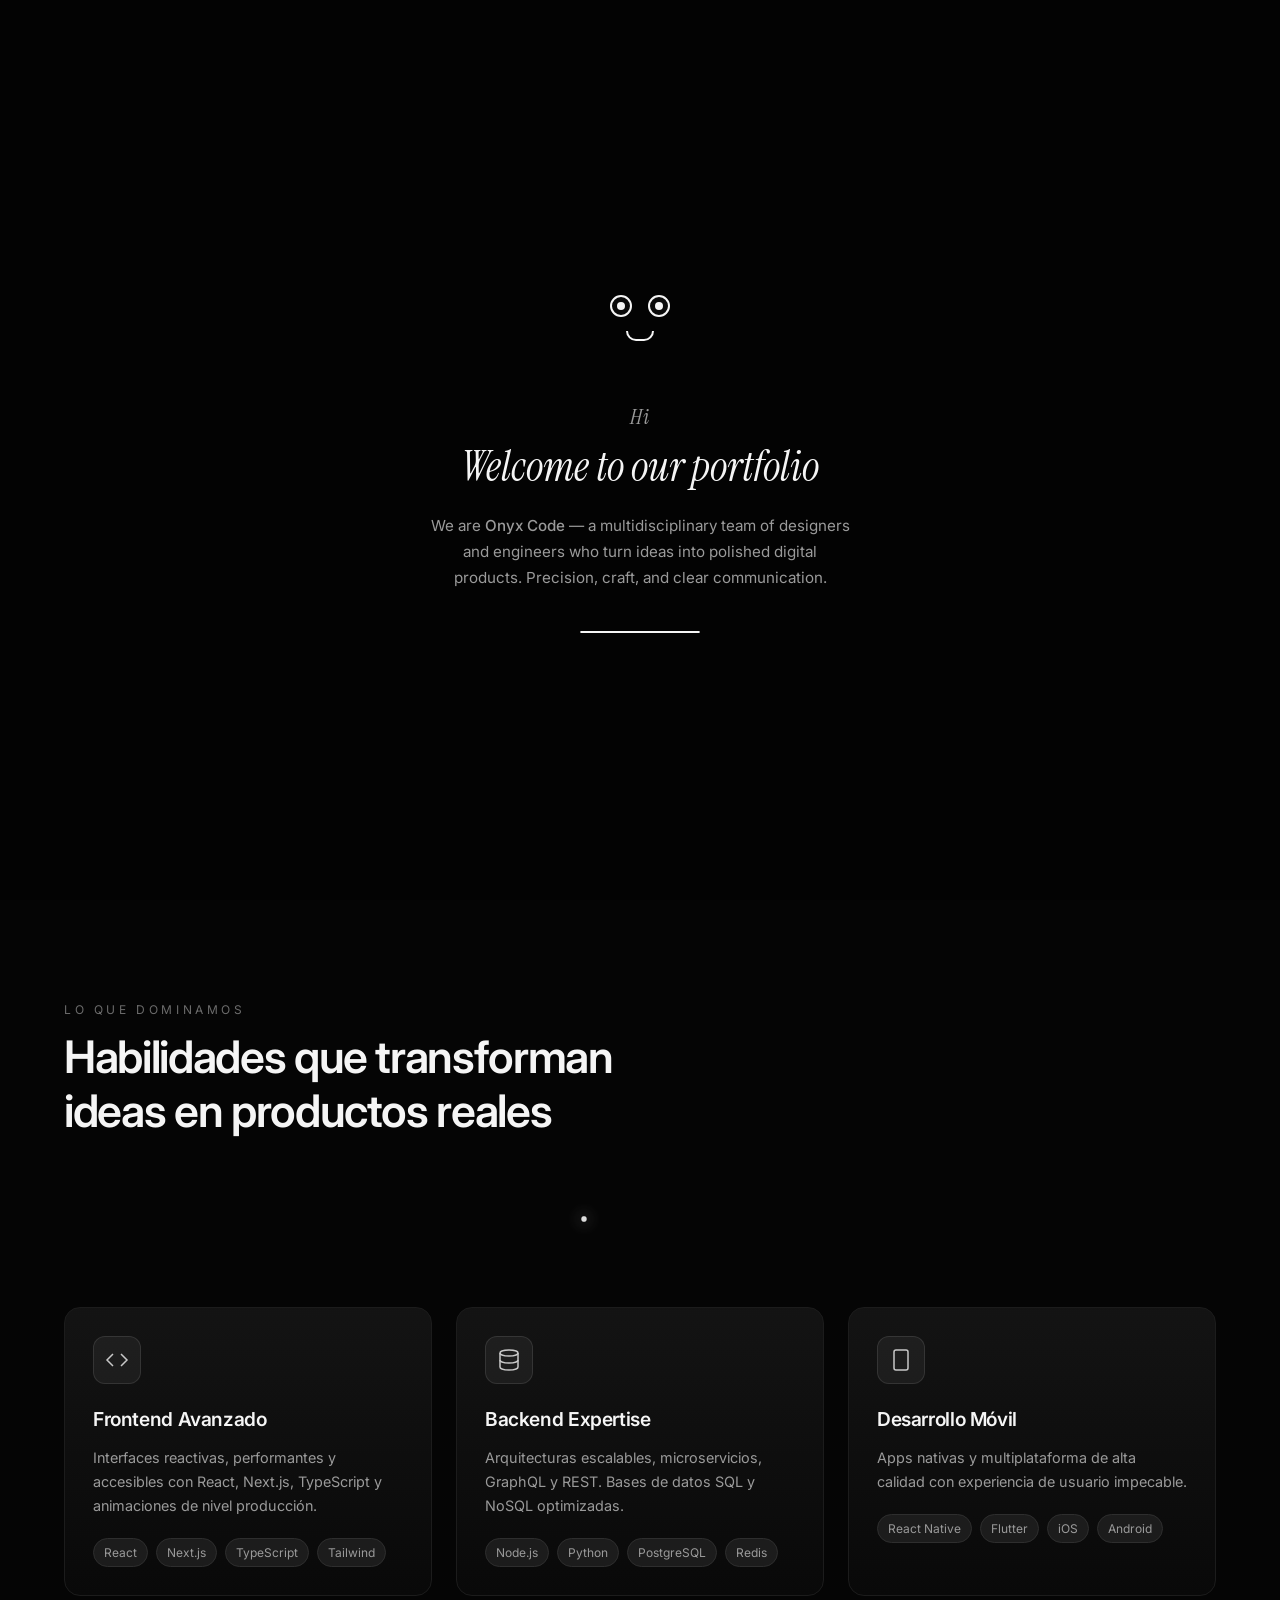
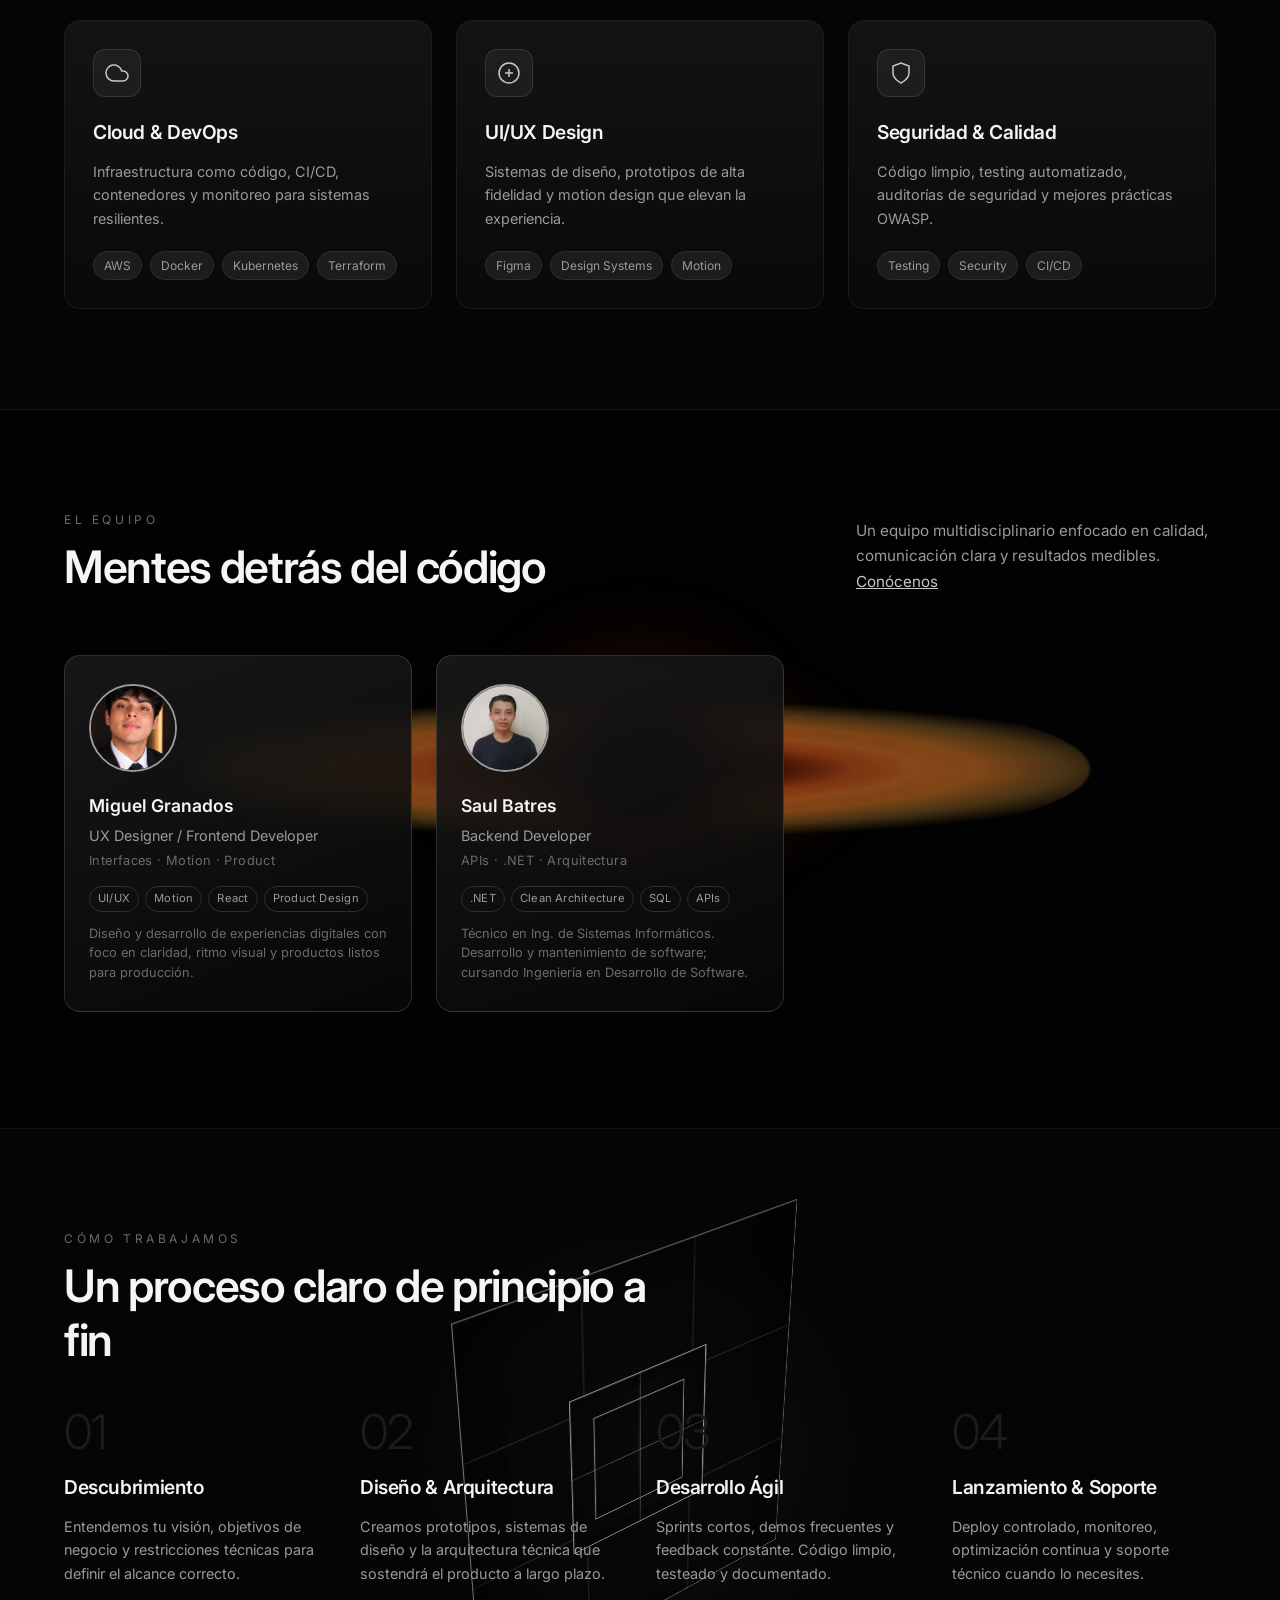
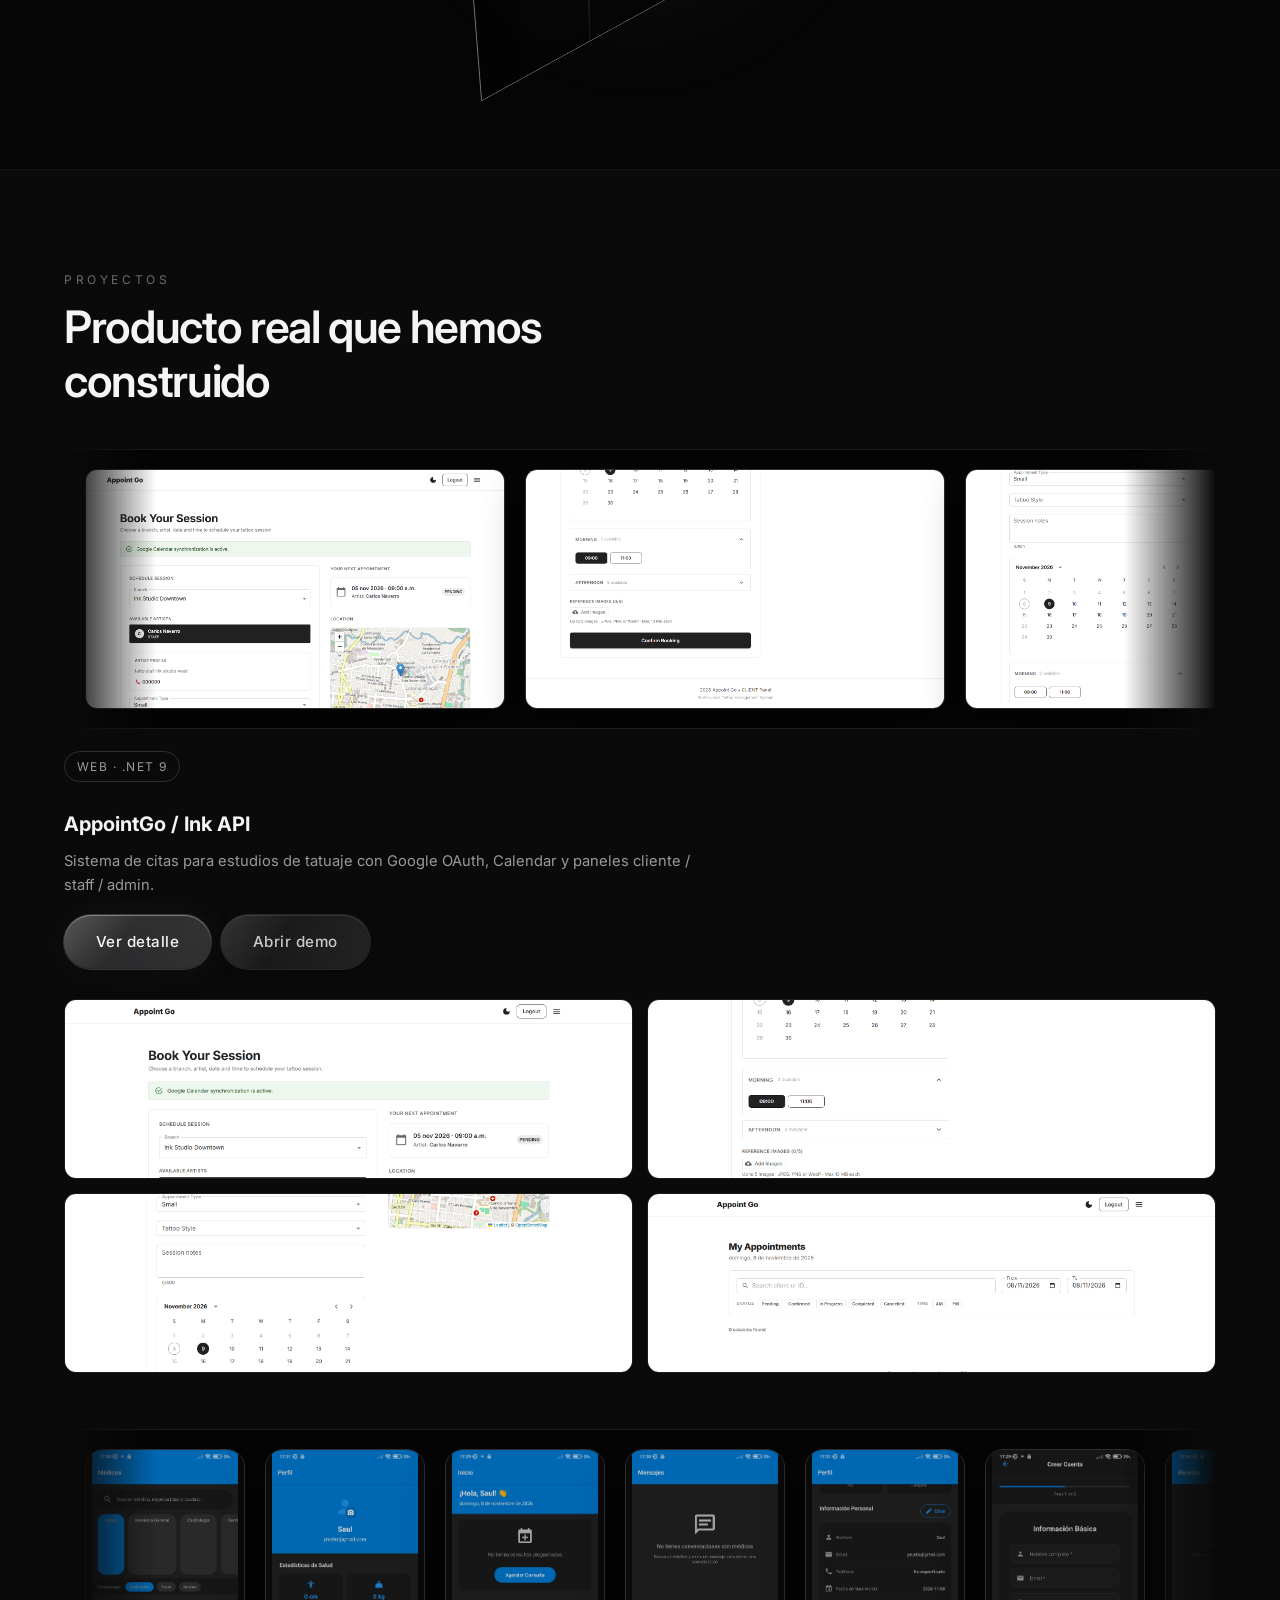
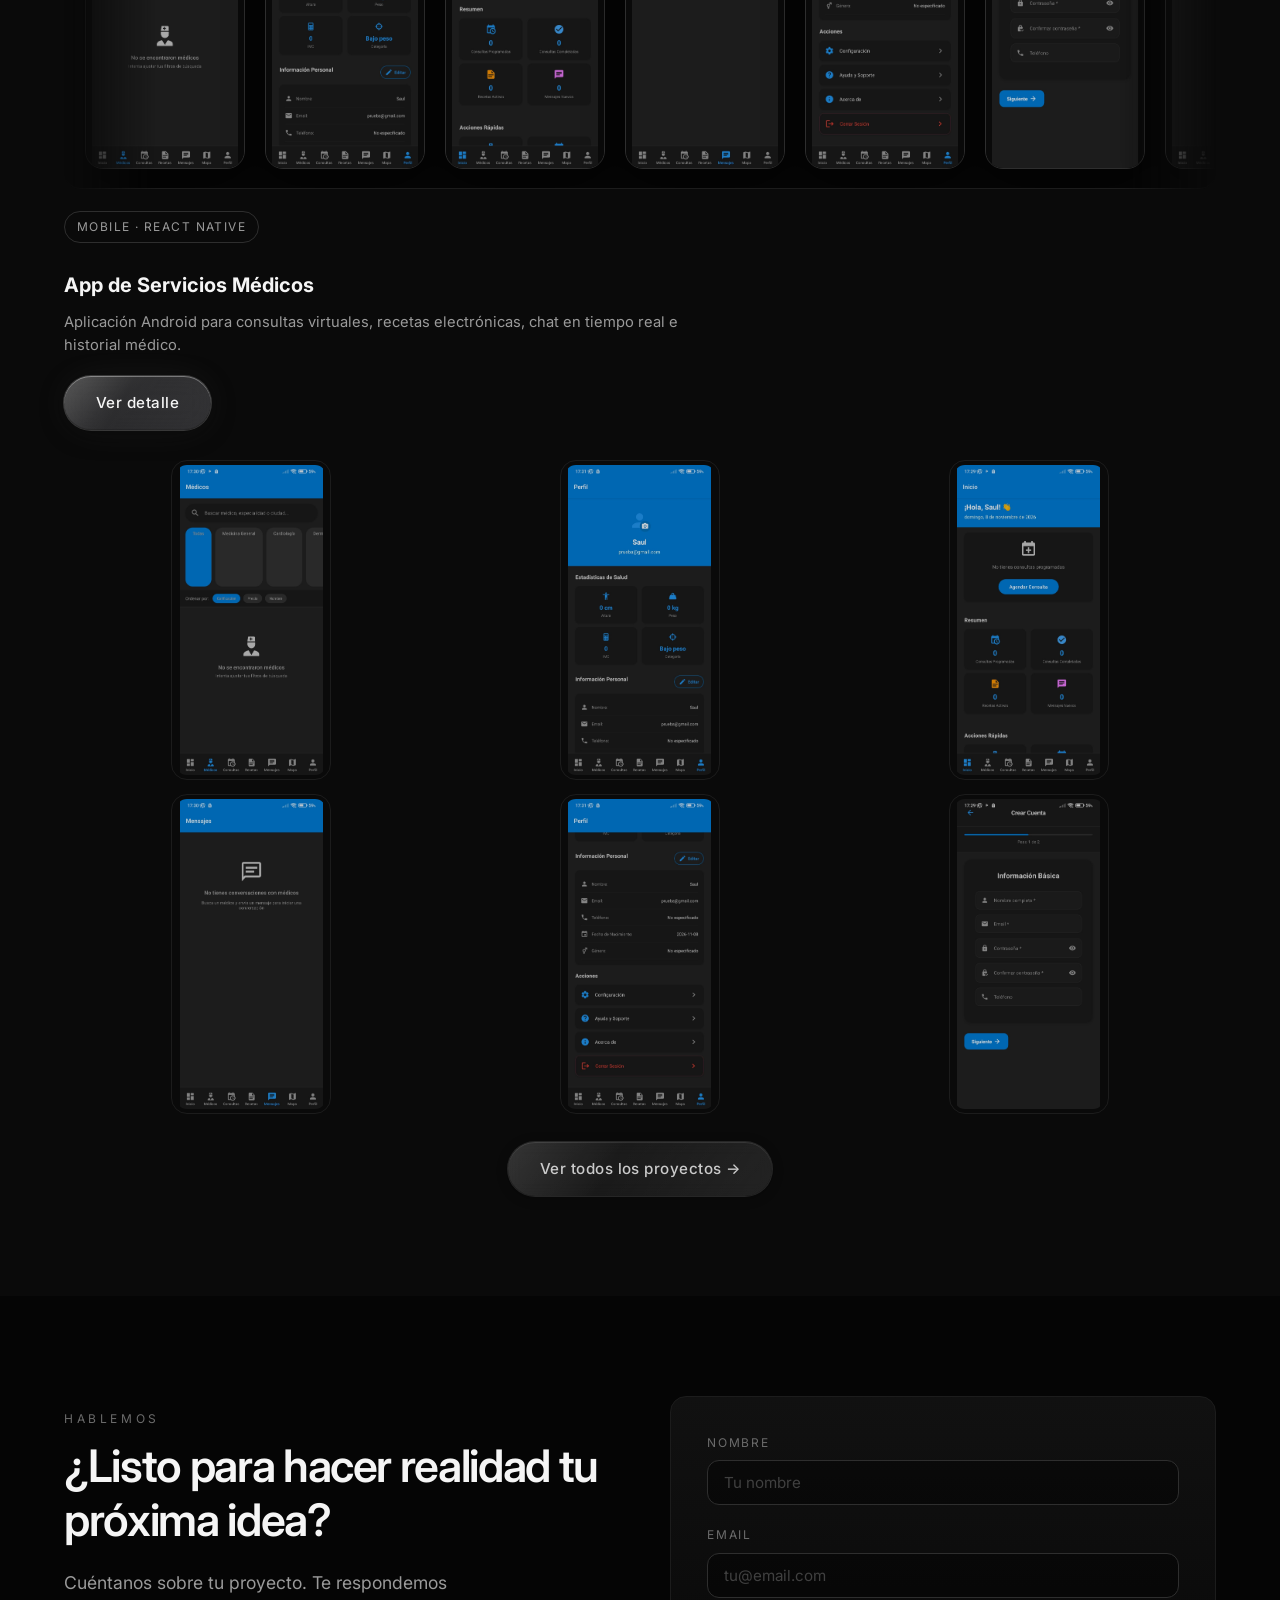
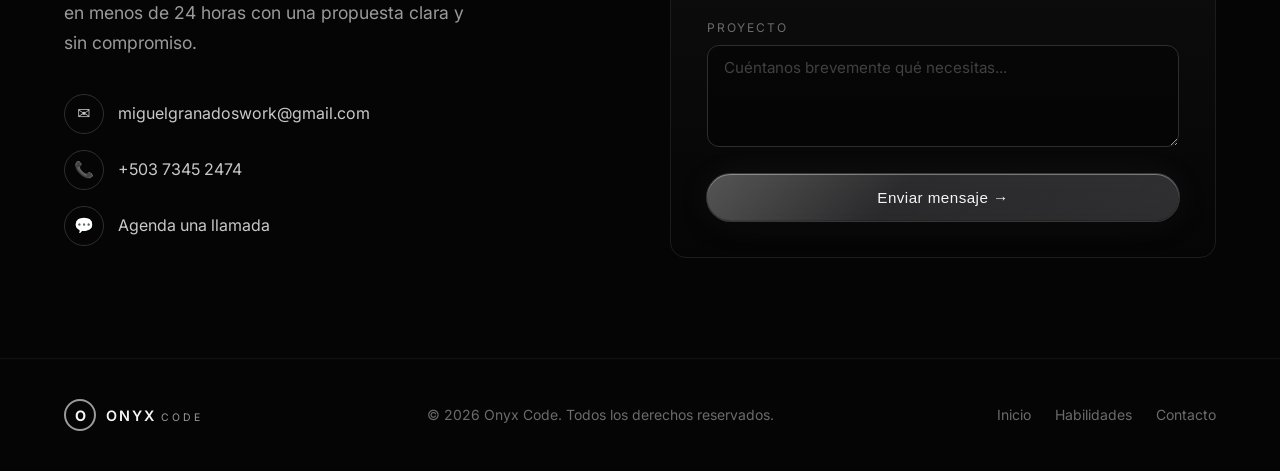
<file: index.html>
<!DOCTYPE html>
<html lang="es">
<head>
  <meta charset="UTF-8" />
  <meta name="viewport" content="width=device-width, initial-scale=1.0" />
  <title>ONYX CODE — Hacemos realidad tus ideas</title>
  <link rel="preconnect" href="https://fonts.googleapis.com" />
  <link rel="preconnect" href="https://fonts.gstatic.com" crossorigin />
  <link href="https://fonts.googleapis.com/css2?family=Inter:wght@300;400;500;600;700;800&family=Instrument+Serif:ital@0;1&family=Syne:wght@500;600;700;800&display=swap" rel="stylesheet" />
  <link rel="stylesheet" href="css/styles.css" />
</head>
<body>
  <!-- INTRO SEQUENCE -->
  <div id="intro" class="intro">
    <div class="intro-inner">
      <!-- Eyes / face icon -->
      <div class="intro-face" aria-hidden="true">
        <div class="intro-eye left">
          <div class="intro-pupil"></div>
        </div>
        <div class="intro-eye right">
          <div class="intro-pupil"></div>
        </div>
        <div class="intro-mouth"></div>
      </div>

      <div class="intro-text-block">
        <p class="intro-hi">Hi</p>
        <h1 class="intro-welcome">Welcome to our portfolio</h1>
        <p class="intro-desc">
          We are <strong>Onyx Code</strong> — a multidisciplinary team of designers and engineers
          who turn ideas into polished digital products. Precision, craft, and clear communication.
        </p>
      </div>

      <div class="intro-progress">
        <div class="intro-progress-bar"></div>
      </div>
    </div>
  </div>

  <!-- Navbar -->
  <header id="navbar" class="navbar">
    <div class="nav-container">
      <a href="#home" class="logo">
        <div class="logo-circle">O</div>
        <div class="logo-text">
          <span class="logo-name">ONYX</span>
          <span class="logo-sub">CODE</span>
        </div>
      </a>

      <nav class="nav-links" id="navLinks">
        <a href="index.html#home">Inicio</a>
        <a href="skills.html">Habilidades</a>
        <a href="team.html">Equipo</a>
        <a href="index.html#process">Proceso</a>
        <a href="projects.html">Proyectos</a>
        <a href="index.html#contact">Contacto</a>
      </nav>

      <a href="#contact" class="nav-cta">Empezar proyecto</a>

      <button class="menu-toggle" id="menuToggle" aria-label="Menú">
        <span></span>
        <span></span>
        <span></span>
      </button>
    </div>

    <!-- Mobile menu -->
    <div class="mobile-menu" id="mobileMenu">
      <a href="index.html#home">Inicio</a>
      <a href="skills.html">Habilidades</a>
      <a href="team.html">Equipo</a>
      <a href="index.html#process">Proceso</a>
      <a href="projects.html">Proyectos</a>
      <a href="index.html#contact">Contacto</a>
      <a href="index.html#contact" class="mobile-cta">Empezar proyecto</a>
    </div>
  </header>

  <main>
    <!-- HERO -->
    <section id="home" class="hero">
      <div class="hero-grid-bg"></div>
      <!-- Floating cubes animation -->
      <div class="cubes-scene" id="cubesScene" aria-hidden="true"></div>
      <div class="container hero-container">
        <div class="hero-left">
          <div class="hero-badge">
            <span class="badge-dot"></span>
            <span>Equipo de Desarrollo</span>
          </div>

          <!-- Frase animada dentro de marco cuadrado -->
          <div class="hero-phrase-wrap">
            <div class="phrase-frame">
              <span class="corner corner-tl"></span>
              <span class="corner corner-tr"></span>
              <span class="corner corner-bl"></span>
              <span class="corner corner-br"></span>
            </div>
            <h1 id="heroPhrase" class="hero-phrase"></h1>
          </div>

          <p class="hero-subtitle">
            Soluciones de software de alto nivel construidas sobre una base de
            excelencia técnica, diseño preciso y entrega confiable.
          </p>

          <div class="hero-buttons">
            <a href="#contact" class="btn btn-primary">Solicitar servicio</a>
            <a href="#skills" class="btn btn-outline">Ver habilidades</a>
          </div>
        </div>

        <!-- Carrusel de habilidades -->
        <div class="hero-right">
          <div class="skill-showcase" id="skillShowcase">
            <!-- Slides se generan con JS -->
          </div>
          <div class="showcase-accent showcase-accent-1"></div>
          <div class="showcase-accent showcase-accent-2"></div>
        </div>
      </div>
    </section>

    <!-- SKILLS -->
    <section id="skills" class="section skills">
      <div class="container">
        <div class="section-header">
          <span class="section-label">Lo que dominamos</span>
          <h2 class="section-title">Habilidades que transforman ideas en productos reales</h2>
        </div>

        <!-- Infinite symbol animation -->
        <div class="infinity-wrap" aria-hidden="true">
          <svg class="infinity-svg" viewBox="0 0 200 100" fill="none">
            <path class="infinity-path"
              d="M30,50 C30,20 70,20 100,50 C130,80 170,80 170,50 C170,20 130,20 100,50 C70,80 30,80 30,50" />
            <circle class="infinity-dot" r="3.5" />
          </svg>
        </div>

        <div class="skills-grid">
          <div class="skill-card">
            <div class="skill-icon">
              <svg viewBox="0 0 24 24" fill="none" stroke="currentColor" stroke-width="1.5"><path d="M16 18l6-6-6-6M8 6l-6 6 6 6"/></svg>
            </div>
            <h3>Frontend Avanzado</h3>
            <p>Interfaces reactivas, performantes y accesibles con React, Next.js, TypeScript y animaciones de nivel producción.</p>
            <div class="tags">
              <span>React</span><span>Next.js</span><span>TypeScript</span><span>Tailwind</span>
            </div>
          </div>

          <div class="skill-card">
            <div class="skill-icon">
              <svg viewBox="0 0 24 24" fill="none" stroke="currentColor" stroke-width="1.5"><ellipse cx="12" cy="5" rx="9" ry="3"/><path d="M21 12c0 1.66-4 3-9 3s-9-1.34-9-3"/><path d="M3 5v14c0 1.66 4 3 9 3s9-1.34 9-3V5"/></svg>
            </div>
            <h3>Backend Expertise</h3>
            <p>Arquitecturas escalables, microservicios, GraphQL y REST. Bases de datos SQL y NoSQL optimizadas.</p>
            <div class="tags">
              <span>Node.js</span><span>Python</span><span>PostgreSQL</span><span>Redis</span>
            </div>
          </div>

          <div class="skill-card">
            <div class="skill-icon">
              <svg viewBox="0 0 24 24" fill="none" stroke="currentColor" stroke-width="1.5"><rect x="5" y="2" width="14" height="20" rx="2"/><path d="M12 18h.01"/></svg>
            </div>
            <h3>Desarrollo Móvil</h3>
            <p>Apps nativas y multiplataforma de alta calidad con experiencia de usuario impecable.</p>
            <div class="tags">
              <span>React Native</span><span>Flutter</span><span>iOS</span><span>Android</span>
            </div>
          </div>

          <div class="skill-card">
            <div class="skill-icon">
              <svg viewBox="0 0 24 24" fill="none" stroke="currentColor" stroke-width="1.5"><path d="M18 10h-1.26A8 8 0 1 0 9 20h9a5 5 0 0 0 0-10z"/></svg>
            </div>
            <h3>Cloud & DevOps</h3>
            <p>Infraestructura como código, CI/CD, contenedores y monitoreo para sistemas resilientes.</p>
            <div class="tags">
              <span>AWS</span><span>Docker</span><span>Kubernetes</span><span>Terraform</span>
            </div>
          </div>

          <div class="skill-card">
            <div class="skill-icon">
              <svg viewBox="0 0 24 24" fill="none" stroke="currentColor" stroke-width="1.5"><circle cx="12" cy="12" r="10"/><path d="M12 8v8M8 12h8"/></svg>
            </div>
            <h3>UI/UX Design</h3>
            <p>Sistemas de diseño, prototipos de alta fidelidad y motion design que elevan la experiencia.</p>
            <div class="tags">
              <span>Figma</span><span>Design Systems</span><span>Motion</span>
            </div>
          </div>

          <div class="skill-card">
            <div class="skill-icon">
              <svg viewBox="0 0 24 24" fill="none" stroke="currentColor" stroke-width="1.5"><path d="M12 22s8-4 8-10V5l-8-3-8 3v7c0 6 8 10 8 10z"/></svg>
            </div>
            <h3>Seguridad & Calidad</h3>
            <p>Código limpio, testing automatizado, auditorías de seguridad y mejores prácticas OWASP.</p>
            <div class="tags">
              <span>Testing</span><span>Security</span><span>CI/CD</span>
            </div>
          </div>
        </div>
      </div>
    </section>

    <!-- TEAM / CREATORS -->
    <section id="team" class="section team">
      <div class="blackhole" aria-hidden="true">
        <div class="bh-disk"></div>
        <div class="bh-disk bh-disk-2"></div>
        <div class="bh-horizon"></div>
        <div class="bh-glow"></div>
      </div>

      <div class="container team-content">
        <div class="team-header">
          <div>
            <span class="section-label">El equipo</span>
            <h2 class="section-title">Mentes detrás del código</h2>
          </div>
          <p class="team-intro">Un equipo multidisciplinario enfocado en calidad, comunicación clara y resultados medibles. <a href="team.html" style="color:var(--gray-300);text-decoration:underline;">Conócenos</a></p>
        </div>

        <div class="team-grid team-grid-two">
          <div class="team-card team-card-featured">
            <div class="avatar avatar-photo"><img src="assets/team/miguel.png" alt="Miguel Granados" /></div>
            <h3>Miguel Granados</h3>
            <p class="role">UX Designer / Frontend Developer</p>
            <p class="focus">Interfaces · Motion · Product</p>
            <div class="team-skills">
              <span>UI/UX</span>
              <span>Motion</span>
              <span>React</span>
              <span>Product Design</span>
            </div>
            <p class="team-bio">
              Diseño y desarrollo de experiencias digitales con foco en claridad, ritmo visual y productos listos para producción.
            </p>
          </div>
          <div class="team-card team-card-featured">
            <div class="avatar avatar-photo"><img src="assets/team/saul.png" alt="Saul Batres" /></div>
            <h3>Saul Batres</h3>
            <p class="role">Backend Developer</p>
            <p class="focus">APIs · .NET · Arquitectura</p>
            <div class="team-skills">
              <span>.NET</span>
              <span>Clean Architecture</span>
              <span>SQL</span>
              <span>APIs</span>
            </div>
            <p class="team-bio">
              Técnico en Ing. de Sistemas Informáticos. Desarrollo y mantenimiento de software; cursando Ingeniería en Desarrollo de Software.
            </p>
          </div>
        </div>
      </div>
    </section>

    <!-- PROCESS -->
    <section id="process" class="section process">
      <!-- Wireframe Rubik-style 3D cube (only here) -->
      <div class="bg-cube-wrap" aria-hidden="true">
        <div class="bg-cube rubik-cube" id="processCube">
          <div class="bg-face front"></div>
          <div class="bg-face back"></div>
          <div class="bg-face right"></div>
          <div class="bg-face left"></div>
          <div class="bg-face top"></div>
          <div class="bg-face bottom"></div>
          <!-- Nested inner cubes for Rubik / wireframe depth -->
          <div class="inner-cube ic1">
            <div class="bg-face front"></div><div class="bg-face back"></div>
            <div class="bg-face right"></div><div class="bg-face left"></div>
            <div class="bg-face top"></div><div class="bg-face bottom"></div>
          </div>
          <div class="inner-cube ic2">
            <div class="bg-face front"></div><div class="bg-face back"></div>
            <div class="bg-face right"></div><div class="bg-face left"></div>
            <div class="bg-face top"></div><div class="bg-face bottom"></div>
          </div>
          <div class="inner-cube ic3">
            <div class="bg-face front"></div><div class="bg-face back"></div>
            <div class="bg-face right"></div><div class="bg-face left"></div>
            <div class="bg-face top"></div><div class="bg-face bottom"></div>
          </div>
        </div>
      </div>
      <div class="container process-content">
        <div class="section-header">
          <span class="section-label">Cómo trabajamos</span>
          <h2 class="section-title">Un proceso claro de principio a fin</h2>
        </div>

        <div class="process-grid">
          <div class="process-step">
            <div class="step-number">01</div>
            <h3>Descubrimiento</h3>
            <p>Entendemos tu visión, objetivos de negocio y restricciones técnicas para definir el alcance correcto.</p>
          </div>
          <div class="process-step">
            <div class="step-number">02</div>
            <h3>Diseño & Arquitectura</h3>
            <p>Creamos prototipos, sistemas de diseño y la arquitectura técnica que sostendrá el producto a largo plazo.</p>
          </div>
          <div class="process-step">
            <div class="step-number">03</div>
            <h3>Desarrollo Ágil</h3>
            <p>Sprints cortos, demos frecuentes y feedback constante. Código limpio, testeado y documentado.</p>
          </div>
          <div class="process-step">
            <div class="step-number">04</div>
            <h3>Lanzamiento & Soporte</h3>
            <p>Deploy controlado, monitoreo, optimización continua y soporte técnico cuando lo necesites.</p>
          </div>
        </div>
      </div>
    </section>

    <!-- PROJECTS -->
    <section id="projects" class="section projects">
      <div class="container">
        <div class="section-header">
          <span class="section-label">Proyectos</span>
          <h2 class="section-title">Producto real que hemos construido</h2>
        </div>

        <div class="home-projects-stack">
          <!-- AppointGo -->
          <article class="home-project-block">
            <div class="project-showcase home-carousel">
              <div class="screenshot-track track-web">
                <div class="shot web-shot"><img src="assets/projects/screen_7.png" alt="AppointGo booking" /></div>
                <div class="shot web-shot"><img src="assets/projects/screen_3.png" alt="Cliente" /></div>
                <div class="shot web-shot"><img src="assets/projects/screen_5.png" alt="Negocio" /></div>
                <div class="shot web-shot"><img src="assets/projects/screen_6.png" alt="Staff" /></div>
                <div class="shot web-shot"><img src="assets/projects/screen_8.png" alt="Panel" /></div>
                <div class="shot web-shot"><img src="assets/projects/screen_9.png" alt="Admin" /></div>
                <!-- exact duplicate for seamless loop -->
                <div class="shot web-shot"><img src="assets/projects/screen_7.png" alt="" /></div>
                <div class="shot web-shot"><img src="assets/projects/screen_3.png" alt="" /></div>
                <div class="shot web-shot"><img src="assets/projects/screen_5.png" alt="" /></div>
                <div class="shot web-shot"><img src="assets/projects/screen_6.png" alt="" /></div>
                <div class="shot web-shot"><img src="assets/projects/screen_8.png" alt="" /></div>
                <div class="shot web-shot"><img src="assets/projects/screen_9.png" alt="" /></div>
              </div>
            </div>
            <div class="home-project-body">
              <span class="project-tag">Web · .NET 9</span>
              <h3>AppointGo / Ink API</h3>
              <p>Sistema de citas para estudios de tatuaje con Google OAuth, Calendar y paneles cliente / staff / admin.</p>
              <div class="home-project-actions">
                <a href="projects.html#appointgo" class="btn btn-primary">Ver detalle</a>
                <a href="https://ink-frontend.onrender.com/" target="_blank" rel="noopener" class="btn btn-outline">Abrir demo</a>
              </div>
            </div>
            <div class="static-shots web-static">
              <img src="assets/projects/screen_7.png" alt="Booking" />
              <img src="assets/projects/screen_3.png" alt="Cliente" />
              <img src="assets/projects/screen_5.png" alt="Negocio" />
              <img src="assets/projects/screen_6.png" alt="Staff" />
            </div>
          </article>

          <!-- Medical app -->
          <article class="home-project-block">
            <div class="project-showcase home-carousel mobile-carousel">
              <div class="screenshot-track track-mobile">
                <div class="shot phone-shot"><img src="assets/projects/med/med_1.jpg" alt="App médica 1" /></div>
                <div class="shot phone-shot"><img src="assets/projects/med/med_2.jpg" alt="App médica 2" /></div>
                <div class="shot phone-shot"><img src="assets/projects/med/med_3.jpg" alt="App médica 3" /></div>
                <div class="shot phone-shot"><img src="assets/projects/med/med_4.jpg" alt="App médica 4" /></div>
                <div class="shot phone-shot"><img src="assets/projects/med/med_5.jpg" alt="App médica 5" /></div>
                <div class="shot phone-shot"><img src="assets/projects/med/med_6.jpg" alt="App médica 6" /></div>
                <div class="shot phone-shot"><img src="assets/projects/med/med_7.jpg" alt="App médica 7" /></div>
                <div class="shot phone-shot"><img src="assets/projects/med/med_8.jpg" alt="App médica 8" /></div>
                <!-- exact duplicate set for seamless infinite loop -->
                <div class="shot phone-shot"><img src="assets/projects/med/med_1.jpg" alt="" /></div>
                <div class="shot phone-shot"><img src="assets/projects/med/med_2.jpg" alt="" /></div>
                <div class="shot phone-shot"><img src="assets/projects/med/med_3.jpg" alt="" /></div>
                <div class="shot phone-shot"><img src="assets/projects/med/med_4.jpg" alt="" /></div>
                <div class="shot phone-shot"><img src="assets/projects/med/med_5.jpg" alt="" /></div>
                <div class="shot phone-shot"><img src="assets/projects/med/med_6.jpg" alt="" /></div>
                <div class="shot phone-shot"><img src="assets/projects/med/med_7.jpg" alt="" /></div>
                <div class="shot phone-shot"><img src="assets/projects/med/med_8.jpg" alt="" /></div>
              </div>
            </div>
            <div class="home-project-body">
              <span class="project-tag">Mobile · React Native</span>
              <h3>App de Servicios Médicos</h3>
              <p>Aplicación Android para consultas virtuales, recetas electrónicas, chat en tiempo real e historial médico.</p>
              <div class="home-project-actions">
                <a href="projects.html#medapp" class="btn btn-primary">Ver detalle</a>
              </div>
            </div>
            <div class="static-shots mobile-static">
              <img src="assets/projects/med/med_1.jpg" alt="App 1" />
              <img src="assets/projects/med/med_2.jpg" alt="App 2" />
              <img src="assets/projects/med/med_3.jpg" alt="App 3" />
              <img src="assets/projects/med/med_4.jpg" alt="App 4" />
              <img src="assets/projects/med/med_5.jpg" alt="App 5" />
              <img src="assets/projects/med/med_6.jpg" alt="App 6" />
            </div>
          </article>
        </div>

        <p style="margin-top:28px;text-align:center;">
          <a href="projects.html" class="btn btn-outline">Ver todos los proyectos →</a>
        </p>
      </div>
    </section>

    <!-- CONTACT -->
    <section id="contact" class="section contact">
      <div class="container contact-container contact-content">
        <div class="contact-left">
          <span class="section-label">Hablemos</span>
          <h2 class="section-title">¿Listo para hacer realidad tu próxima idea?</h2>
          <p class="contact-text">
            Cuéntanos sobre tu proyecto. Te respondemos en menos de 24 horas con una propuesta clara y sin compromiso.
          </p>
          <div class="contact-links">
            <a href="mailto:miguelgranadoswork@gmail.com" class="contact-link">
              <div class="contact-icon">✉</div>
              <span>miguelgranadoswork@gmail.com</span>
            </a>
            <a href="tel:+50373452474" class="contact-link">
              <div class="contact-icon">📞</div>
              <span>+503 7345 2474</span>
            </a>
            <a href="#contact" class="contact-link">
              <div class="contact-icon">💬</div>
              <span>Agenda una llamada</span>
            </a>
          </div>
        </div>

        <div class="contact-form-card">
          <form id="contactForm">
            <div class="form-group">
              <label>Nombre</label>
              <input type="text" placeholder="Tu nombre" required />
            </div>
            <div class="form-group">
              <label>Email</label>
              <input type="email" placeholder="tu@email.com" required />
            </div>
            <div class="form-group">
              <label>Proyecto</label>
              <textarea rows="4" placeholder="Cuéntanos brevemente qué necesitas..." required></textarea>
            </div>
            <button type="submit" class="btn btn-primary btn-full">
              Enviar mensaje →
            </button>
          </form>
        </div>
      </div>
    </section>
  </main>

  <!-- FOOTER -->
  <footer class="footer">
    <div class="container footer-container">
      <div class="footer-logo">
        <div class="logo-circle small">O</div>
        <div>
          <span class="logo-name">ONYX</span>
          <span class="logo-sub">CODE</span>
        </div>
      </div>
      <p class="footer-copy">© <span id="year"></span> Onyx Code. Todos los derechos reservados.</p>
      <div class="footer-links">
        <a href="#home">Inicio</a>
        <a href="#skills">Habilidades</a>
        <a href="#contact">Contacto</a>
      </div>
    </div>
  </footer>

  <script src="js/main.js"></script>
</body>
</html>
</file>
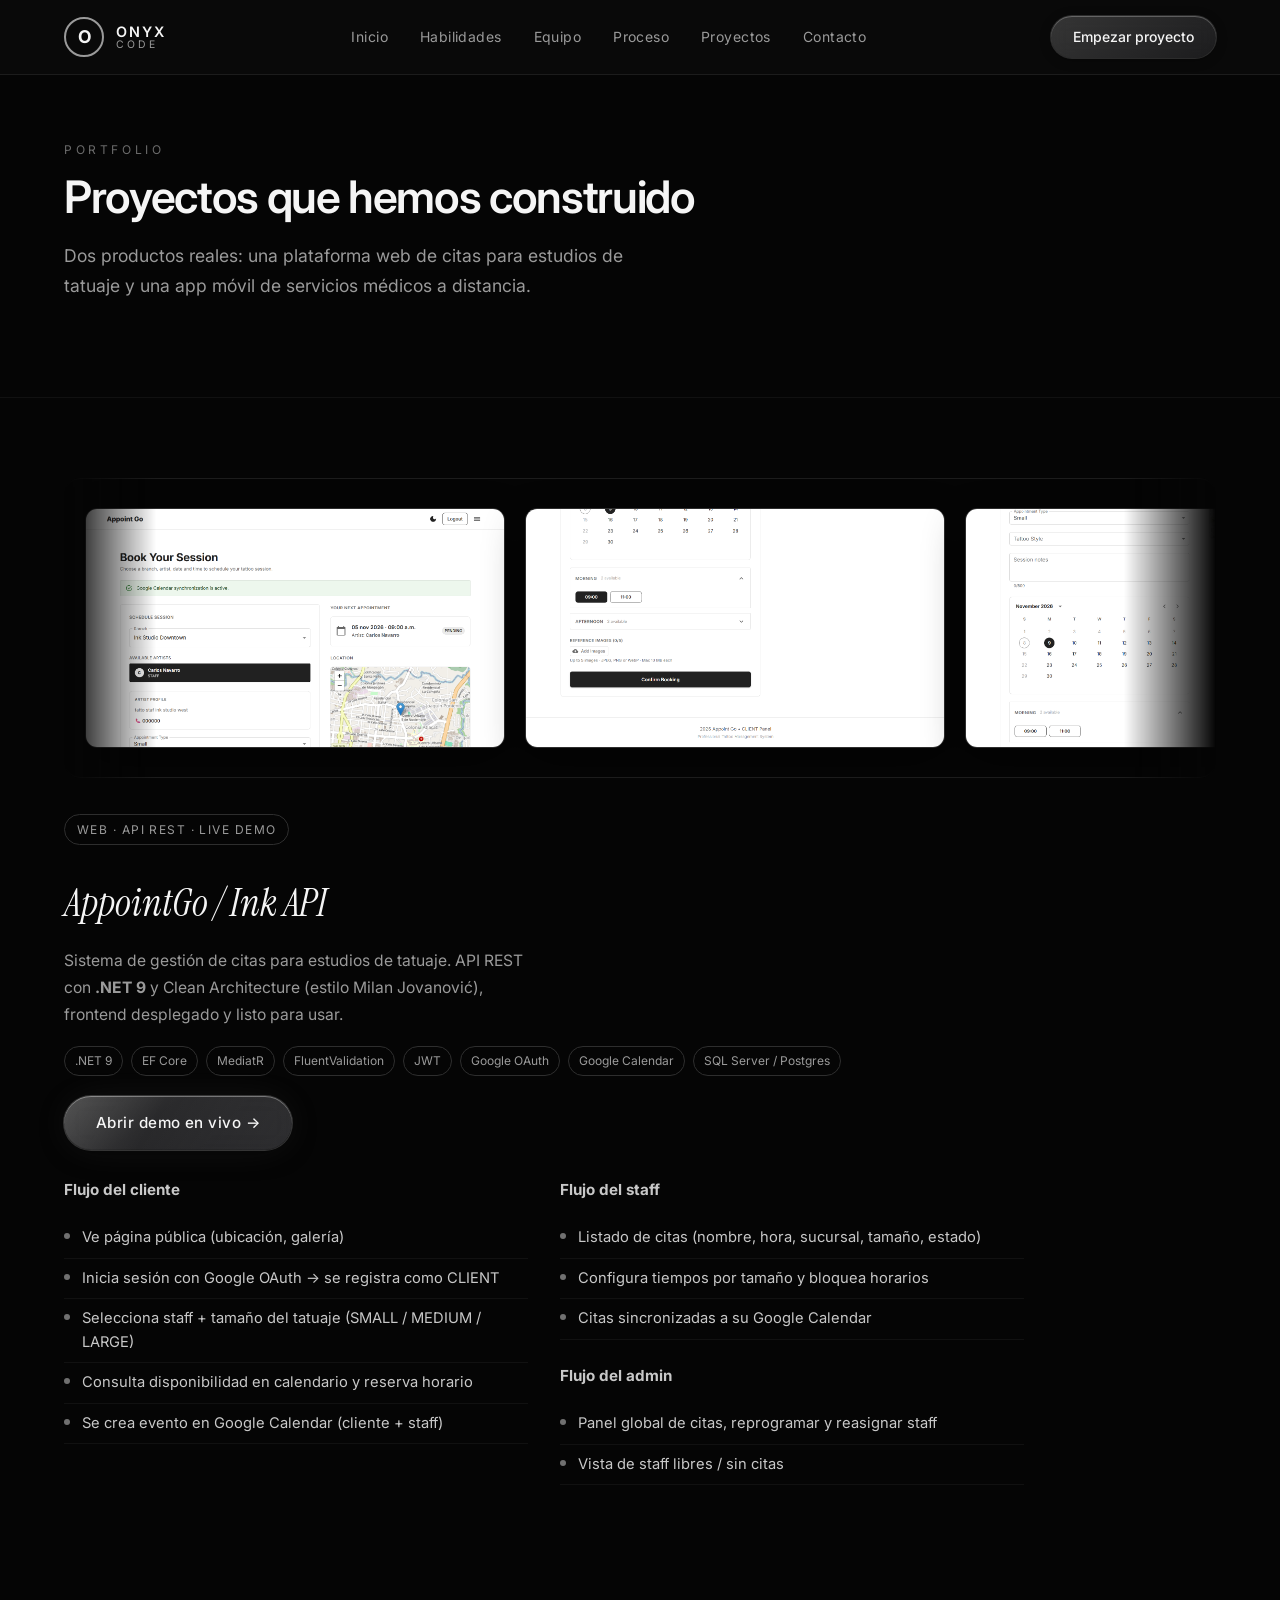
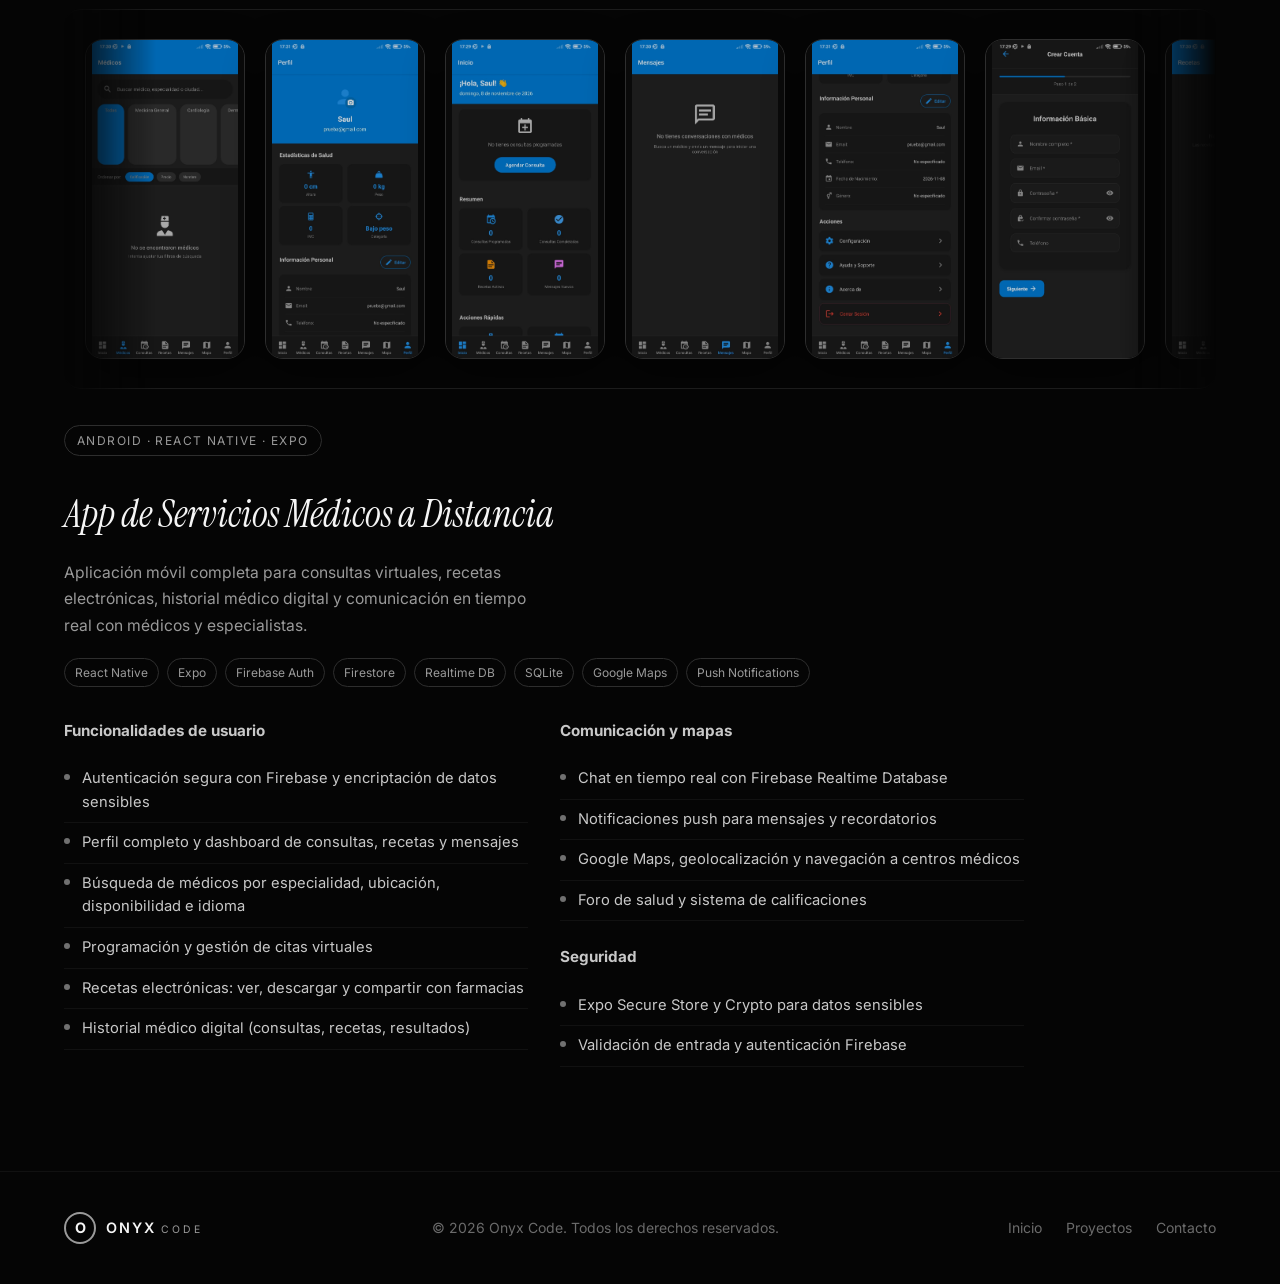
<file: projects.html>
<!DOCTYPE html>
<html lang="es">
<head>
  <meta charset="UTF-8" />
  <meta name="viewport" content="width=device-width, initial-scale=1.0" />
  <title>Proyectos — ONYX CODE</title>
  <link rel="preconnect" href="https://fonts.googleapis.com" />
  <link rel="preconnect" href="https://fonts.gstatic.com" crossorigin />
  <link href="https://fonts.googleapis.com/css2?family=Inter:wght@300;400;500;600;700;800&family=Instrument+Serif:ital@0;1&family=Syne:wght@500;600;700;800&display=swap" rel="stylesheet" />
  <link rel="stylesheet" href="css/styles.css" />
</head>
<body>
  <header id="navbar" class="navbar scrolled">
    <div class="nav-container">
      <a href="index.html" class="logo">
        <div class="logo-circle">O</div>
        <div class="logo-text">
          <span class="logo-name">ONYX</span>
          <span class="logo-sub">CODE</span>
        </div>
      </a>
      <nav class="nav-links" id="navLinks">
        <a href="index.html#home">Inicio</a>
        <a href="skills.html">Habilidades</a>
        <a href="team.html">Equipo</a>
        <a href="index.html#process">Proceso</a>
        <a href="projects.html">Proyectos</a>
        <a href="index.html#contact">Contacto</a>
      </nav>
      <a href="index.html#contact" class="nav-cta">Empezar proyecto</a>
      <button class="menu-toggle" id="menuToggle" aria-label="Menú"><span></span><span></span><span></span></button>
    </div>
    <div class="mobile-menu" id="mobileMenu">
      <a href="index.html#home">Inicio</a>
      <a href="skills.html">Habilidades</a>
      <a href="team.html">Equipo</a>
      <a href="projects.html">Proyectos</a>
      <a href="index.html#contact">Contacto</a>
      <a href="index.html#contact" class="mobile-cta">Empezar proyecto</a>
    </div>
  </header>

  <main>
    <section class="page-hero">
      <div class="container">
        <span class="section-label">Portfolio</span>
        <h1 class="section-title">Proyectos que hemos construido</h1>
        <p class="contact-text" style="max-width:560px;margin-top:16px;">
          Dos productos reales: una plataforma web de citas para estudios de tatuaje y una app móvil de servicios médicos a distancia.
        </p>
      </div>
    </section>

    <section class="page-section">
      <div class="container">

        <!-- APPOINTGO -->
        <article class="detail-project" id="appointgo">
          <div class="project-showcase detail-carousel">
            <div class="screenshot-track">
              <div class="shot web-shot"><img src="assets/projects/screen_7.png" alt="Booking" /></div>
              <div class="shot web-shot"><img src="assets/projects/screen_3.png" alt="Cliente" /></div>
              <div class="shot web-shot"><img src="assets/projects/screen_5.png" alt="Negocio" /></div>
              <div class="shot web-shot"><img src="assets/projects/screen_6.png" alt="Staff" /></div>
              <div class="shot web-shot"><img src="assets/projects/screen_8.png" alt="Panel" /></div>
              <div class="shot web-shot"><img src="assets/projects/screen_9.png" alt="Admin" /></div>
              <div class="shot web-shot"><img src="assets/projects/screen_10.png" alt="Flujo" /></div>
              <div class="shot web-shot"><img src="assets/projects/screen_7.png" alt="" /></div>
              <div class="shot web-shot"><img src="assets/projects/screen_3.png" alt="" /></div>
              <div class="shot web-shot"><img src="assets/projects/screen_5.png" alt="" /></div>
            </div>
          </div>
          <div class="detail-text-block">
            <span class="project-tag">Web · API REST · Live demo</span>
            <h2 class="project-name" style="margin-top:12px;">AppointGo / Ink API</h2>
            <p class="project-desc">
              Sistema de gestión de citas para estudios de tatuaje. API REST con <strong style="color:var(--gray-200)">.NET 9</strong>
              y Clean Architecture (estilo Milan Jovanović), frontend desplegado y listo para usar.
            </p>
            <div class="detail-meta">
              <span>.NET 9</span><span>EF Core</span><span>MediatR</span><span>FluentValidation</span>
              <span>JWT</span><span>Google OAuth</span><span>Google Calendar</span><span>SQL Server / Postgres</span>
            </div>
            <p style="margin-bottom:16px;">
              <a href="https://ink-frontend.onrender.com/" target="_blank" rel="noopener" class="btn btn-primary">Abrir demo en vivo →</a>
            </p>
            <div class="detail-columns">
              <div>
                <h4 style="margin:12px 0 10px;font-size:0.95rem;color:var(--gray-300);">Flujo del cliente</h4>
                <ul class="detail-list">
                  <li>Ve página pública (ubicación, galería)</li>
                  <li>Inicia sesión con Google OAuth → se registra como CLIENT</li>
                  <li>Selecciona staff + tamaño del tatuaje (SMALL / MEDIUM / LARGE)</li>
                  <li>Consulta disponibilidad en calendario y reserva horario</li>
                  <li>Se crea evento en Google Calendar (cliente + staff)</li>
                </ul>
              </div>
              <div>
                <h4 style="margin:12px 0 10px;font-size:0.95rem;color:var(--gray-300);">Flujo del staff</h4>
                <ul class="detail-list">
                  <li>Listado de citas (nombre, hora, sucursal, tamaño, estado)</li>
                  <li>Configura tiempos por tamaño y bloquea horarios</li>
                  <li>Citas sincronizadas a su Google Calendar</li>
                </ul>
                <h4 style="margin:20px 0 10px;font-size:0.95rem;color:var(--gray-300);">Flujo del admin</h4>
                <ul class="detail-list">
                  <li>Panel global de citas, reprogramar y reasignar staff</li>
                  <li>Vista de staff libres / sin citas</li>
                </ul>
              </div>
            </div>
          </div>
        </article>

        <!-- MED APP -->
        <article class="detail-project" id="medapp">
          <div class="project-showcase detail-carousel mobile-carousel">
            <div class="screenshot-track track-mobile">
              <div class="shot phone-shot"><img src="assets/projects/med/med_1.jpg" alt="App 1" /></div>
              <div class="shot phone-shot"><img src="assets/projects/med/med_2.jpg" alt="App 2" /></div>
              <div class="shot phone-shot"><img src="assets/projects/med/med_3.jpg" alt="App 3" /></div>
              <div class="shot phone-shot"><img src="assets/projects/med/med_4.jpg" alt="App 4" /></div>
              <div class="shot phone-shot"><img src="assets/projects/med/med_5.jpg" alt="App 5" /></div>
              <div class="shot phone-shot"><img src="assets/projects/med/med_6.jpg" alt="App 6" /></div>
              <div class="shot phone-shot"><img src="assets/projects/med/med_7.jpg" alt="App 7" /></div>
              <div class="shot phone-shot"><img src="assets/projects/med/med_8.jpg" alt="App 8" /></div>
              <!-- exact duplicate -->
              <div class="shot phone-shot"><img src="assets/projects/med/med_1.jpg" alt="" /></div>
              <div class="shot phone-shot"><img src="assets/projects/med/med_2.jpg" alt="" /></div>
              <div class="shot phone-shot"><img src="assets/projects/med/med_3.jpg" alt="" /></div>
              <div class="shot phone-shot"><img src="assets/projects/med/med_4.jpg" alt="" /></div>
              <div class="shot phone-shot"><img src="assets/projects/med/med_5.jpg" alt="" /></div>
              <div class="shot phone-shot"><img src="assets/projects/med/med_6.jpg" alt="" /></div>
              <div class="shot phone-shot"><img src="assets/projects/med/med_7.jpg" alt="" /></div>
              <div class="shot phone-shot"><img src="assets/projects/med/med_8.jpg" alt="" /></div>
            </div>
          </div>
          <div class="detail-text-block">
            <span class="project-tag">Android · React Native · Expo</span>
            <h2 class="project-name" style="margin-top:12px;">App de Servicios Médicos a Distancia</h2>
            <p class="project-desc">
              Aplicación móvil completa para consultas virtuales, recetas electrónicas, historial médico digital
              y comunicación en tiempo real con médicos y especialistas.
            </p>
            <div class="detail-meta">
              <span>React Native</span><span>Expo</span><span>Firebase Auth</span><span>Firestore</span>
              <span>Realtime DB</span><span>SQLite</span><span>Google Maps</span><span>Push Notifications</span>
            </div>
            <div class="detail-columns">
              <div>
                <h4 style="margin:12px 0 10px;font-size:0.95rem;color:var(--gray-300);">Funcionalidades de usuario</h4>
                <ul class="detail-list">
                  <li>Autenticación segura con Firebase y encriptación de datos sensibles</li>
                  <li>Perfil completo y dashboard de consultas, recetas y mensajes</li>
                  <li>Búsqueda de médicos por especialidad, ubicación, disponibilidad e idioma</li>
                  <li>Programación y gestión de citas virtuales</li>
                  <li>Recetas electrónicas: ver, descargar y compartir con farmacias</li>
                  <li>Historial médico digital (consultas, recetas, resultados)</li>
                </ul>
              </div>
              <div>
                <h4 style="margin:12px 0 10px;font-size:0.95rem;color:var(--gray-300);">Comunicación y mapas</h4>
                <ul class="detail-list">
                  <li>Chat en tiempo real con Firebase Realtime Database</li>
                  <li>Notificaciones push para mensajes y recordatorios</li>
                  <li>Google Maps, geolocalización y navegación a centros médicos</li>
                  <li>Foro de salud y sistema de calificaciones</li>
                </ul>
                <h4 style="margin:20px 0 10px;font-size:0.95rem;color:var(--gray-300);">Seguridad</h4>
                <ul class="detail-list">
                  <li>Expo Secure Store y Crypto para datos sensibles</li>
                  <li>Validación de entrada y autenticación Firebase</li>
                </ul>
              </div>
            </div>
          </div>
        </article>

      </div>
    </section>
  </main>

  <footer class="footer">
    <div class="container footer-container">
      <div class="footer-logo">
        <div class="logo-circle small">O</div>
        <div><span class="logo-name">ONYX</span> <span class="logo-sub">CODE</span></div>
      </div>
      <p class="footer-copy">© <span id="year"></span> Onyx Code. Todos los derechos reservados.</p>
      <div class="footer-links">
        <a href="index.html">Inicio</a>
        <a href="projects.html">Proyectos</a>
        <a href="index.html#contact">Contacto</a>
      </div>
    </div>
  </footer>
  <script>
    document.getElementById("year").textContent = new Date().getFullYear();
    const menuToggle = document.getElementById("menuToggle");
    const mobileMenu = document.getElementById("mobileMenu");
    menuToggle.addEventListener("click", () => mobileMenu.classList.toggle("open"));
    mobileMenu.querySelectorAll("a").forEach((l) => l.addEventListener("click", () => mobileMenu.classList.remove("open")));
  </script>
</body>
</html>
</file>
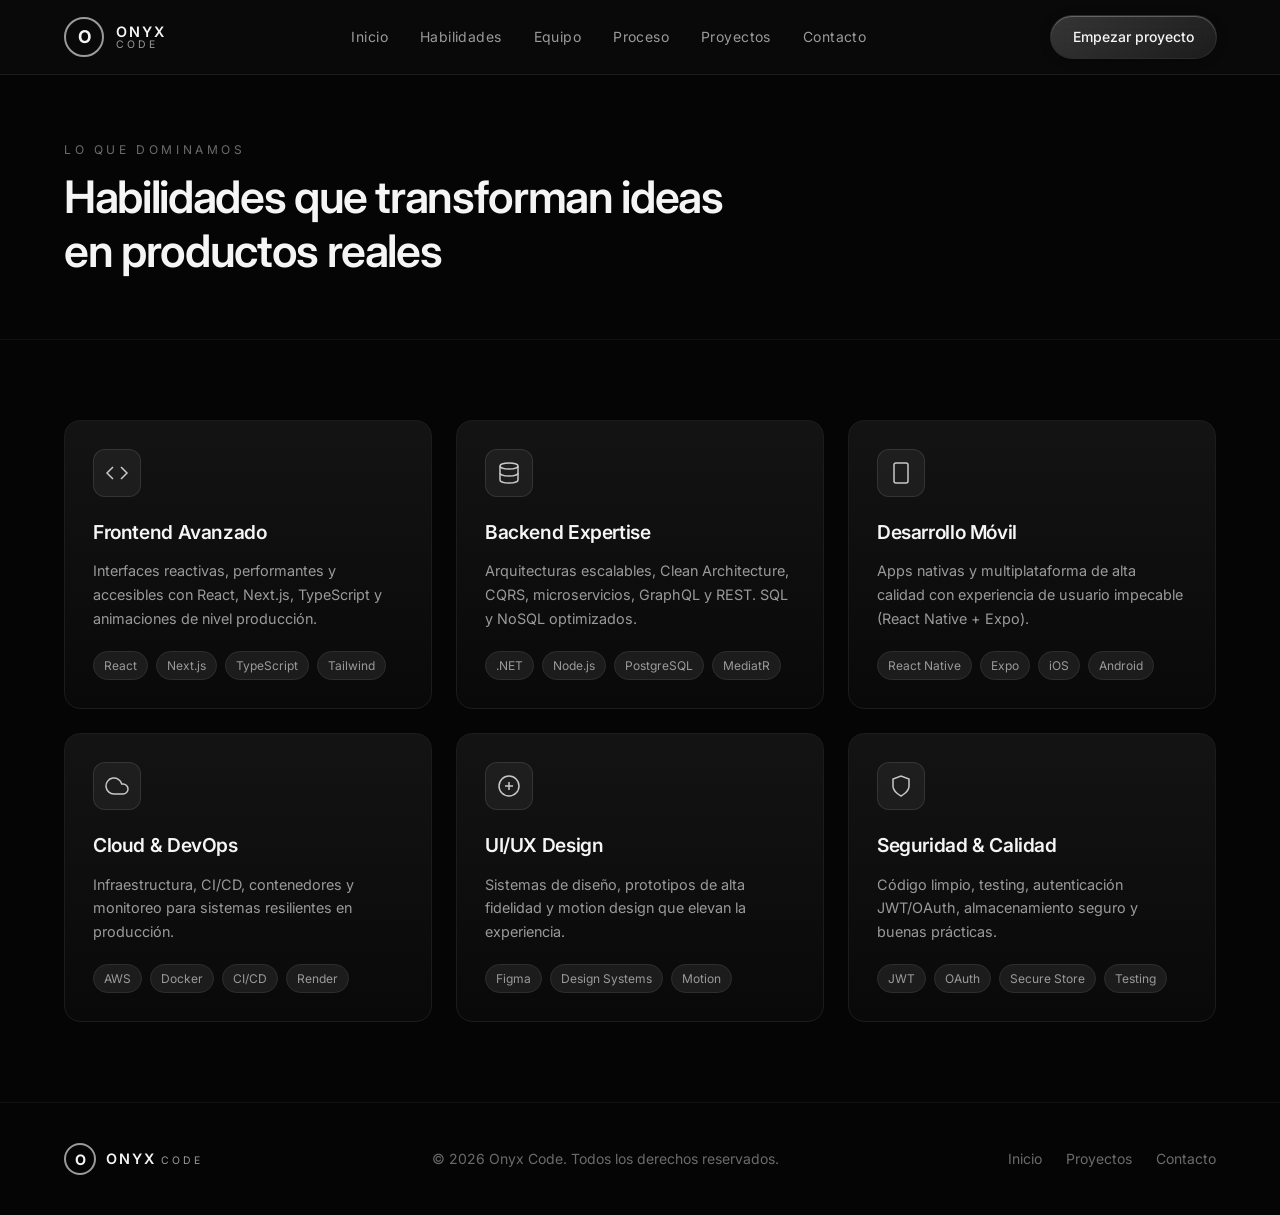
<file: skills.html>
<!DOCTYPE html>
<html lang="es">
<head>
  <meta charset="UTF-8" />
  <meta name="viewport" content="width=device-width, initial-scale=1.0" />
  <title>Habilidades — ONYX CODE</title>
  <link rel="preconnect" href="https://fonts.googleapis.com" />
  <link rel="preconnect" href="https://fonts.gstatic.com" crossorigin />
  <link href="https://fonts.googleapis.com/css2?family=Inter:wght@300;400;500;600;700;800&family=Instrument+Serif:ital@0;1&family=Syne:wght@500;600;700;800&display=swap" rel="stylesheet" />
  <link rel="stylesheet" href="css/styles.css" />
</head>
<body>
  <header id="navbar" class="navbar scrolled">
    <div class="nav-container">
      <a href="index.html" class="logo">
        <div class="logo-circle">O</div>
        <div class="logo-text">
          <span class="logo-name">ONYX</span>
          <span class="logo-sub">CODE</span>
        </div>
      </a>
      <nav class="nav-links" id="navLinks">
        <a href="index.html#home">Inicio</a>
        <a href="skills.html">Habilidades</a>
        <a href="team.html">Equipo</a>
        <a href="index.html#process">Proceso</a>
        <a href="projects.html">Proyectos</a>
        <a href="index.html#contact">Contacto</a>
      </nav>
      <a href="index.html#contact" class="nav-cta">Empezar proyecto</a>
      <button class="menu-toggle" id="menuToggle" aria-label="Menú"><span></span><span></span><span></span></button>
    </div>
    <div class="mobile-menu" id="mobileMenu">
      <a href="index.html#home">Inicio</a>
      <a href="skills.html">Habilidades</a>
      <a href="team.html">Equipo</a>
      <a href="projects.html">Proyectos</a>
      <a href="index.html#contact">Contacto</a>
      <a href="index.html#contact" class="mobile-cta">Empezar proyecto</a>
    </div>
  </header>

  <main>
    <section class="page-hero">
      <div class="container">
        <span class="section-label">Lo que dominamos</span>
        <h1 class="section-title">Habilidades que transforman ideas en productos reales</h1>
      </div>
    </section>

    <section class="page-section">
      <div class="container">
        <div class="skills-page-grid">
          <div class="skill-card">
            <div class="skill-icon">
              <svg viewBox="0 0 24 24" fill="none" stroke="currentColor" stroke-width="1.5"><path d="M16 18l6-6-6-6M8 6l-6 6 6 6"/></svg>
            </div>
            <h3>Frontend Avanzado</h3>
            <p>Interfaces reactivas, performantes y accesibles con React, Next.js, TypeScript y animaciones de nivel producción.</p>
            <div class="tags"><span>React</span><span>Next.js</span><span>TypeScript</span><span>Tailwind</span></div>
          </div>
          <div class="skill-card">
            <div class="skill-icon">
              <svg viewBox="0 0 24 24" fill="none" stroke="currentColor" stroke-width="1.5"><ellipse cx="12" cy="5" rx="9" ry="3"/><path d="M21 12c0 1.66-4 3-9 3s-9-1.34-9-3"/><path d="M3 5v14c0 1.66 4 3 9 3s9-1.34 9-3V5"/></svg>
            </div>
            <h3>Backend Expertise</h3>
            <p>Arquitecturas escalables, Clean Architecture, CQRS, microservicios, GraphQL y REST. SQL y NoSQL optimizados.</p>
            <div class="tags"><span>.NET</span><span>Node.js</span><span>PostgreSQL</span><span>MediatR</span></div>
          </div>
          <div class="skill-card">
            <div class="skill-icon">
              <svg viewBox="0 0 24 24" fill="none" stroke="currentColor" stroke-width="1.5"><rect x="5" y="2" width="14" height="20" rx="2"/><path d="M12 18h.01"/></svg>
            </div>
            <h3>Desarrollo Móvil</h3>
            <p>Apps nativas y multiplataforma de alta calidad con experiencia de usuario impecable (React Native + Expo).</p>
            <div class="tags"><span>React Native</span><span>Expo</span><span>iOS</span><span>Android</span></div>
          </div>
          <div class="skill-card">
            <div class="skill-icon">
              <svg viewBox="0 0 24 24" fill="none" stroke="currentColor" stroke-width="1.5"><path d="M18 10h-1.26A8 8 0 1 0 9 20h9a5 5 0 0 0 0-10z"/></svg>
            </div>
            <h3>Cloud &amp; DevOps</h3>
            <p>Infraestructura, CI/CD, contenedores y monitoreo para sistemas resilientes en producción.</p>
            <div class="tags"><span>AWS</span><span>Docker</span><span>CI/CD</span><span>Render</span></div>
          </div>
          <div class="skill-card">
            <div class="skill-icon">
              <svg viewBox="0 0 24 24" fill="none" stroke="currentColor" stroke-width="1.5"><circle cx="12" cy="12" r="10"/><path d="M12 8v8M8 12h8"/></svg>
            </div>
            <h3>UI/UX Design</h3>
            <p>Sistemas de diseño, prototipos de alta fidelidad y motion design que elevan la experiencia.</p>
            <div class="tags"><span>Figma</span><span>Design Systems</span><span>Motion</span></div>
          </div>
          <div class="skill-card">
            <div class="skill-icon">
              <svg viewBox="0 0 24 24" fill="none" stroke="currentColor" stroke-width="1.5"><path d="M12 22s8-4 8-10V5l-8-3-8 3v7c0 6 8 10 8 10z"/></svg>
            </div>
            <h3>Seguridad &amp; Calidad</h3>
            <p>Código limpio, testing, autenticación JWT/OAuth, almacenamiento seguro y buenas prácticas.</p>
            <div class="tags"><span>JWT</span><span>OAuth</span><span>Secure Store</span><span>Testing</span></div>
          </div>
        </div>
      </div>
    </section>
  </main>

  <footer class="footer">
    <div class="container footer-container">
      <div class="footer-logo">
        <div class="logo-circle small">O</div>
        <div><span class="logo-name">ONYX</span> <span class="logo-sub">CODE</span></div>
      </div>
      <p class="footer-copy">© <span id="year"></span> Onyx Code. Todos los derechos reservados.</p>
      <div class="footer-links">
        <a href="index.html">Inicio</a>
        <a href="projects.html">Proyectos</a>
        <a href="index.html#contact">Contacto</a>
      </div>
    </div>
  </footer>
  <script>
    document.getElementById("year").textContent = new Date().getFullYear();
    const menuToggle = document.getElementById("menuToggle");
    const mobileMenu = document.getElementById("mobileMenu");
    menuToggle.addEventListener("click", () => mobileMenu.classList.toggle("open"));
    mobileMenu.querySelectorAll("a").forEach((l) => l.addEventListener("click", () => mobileMenu.classList.remove("open")));
  </script>
</body>
</html>
</file>
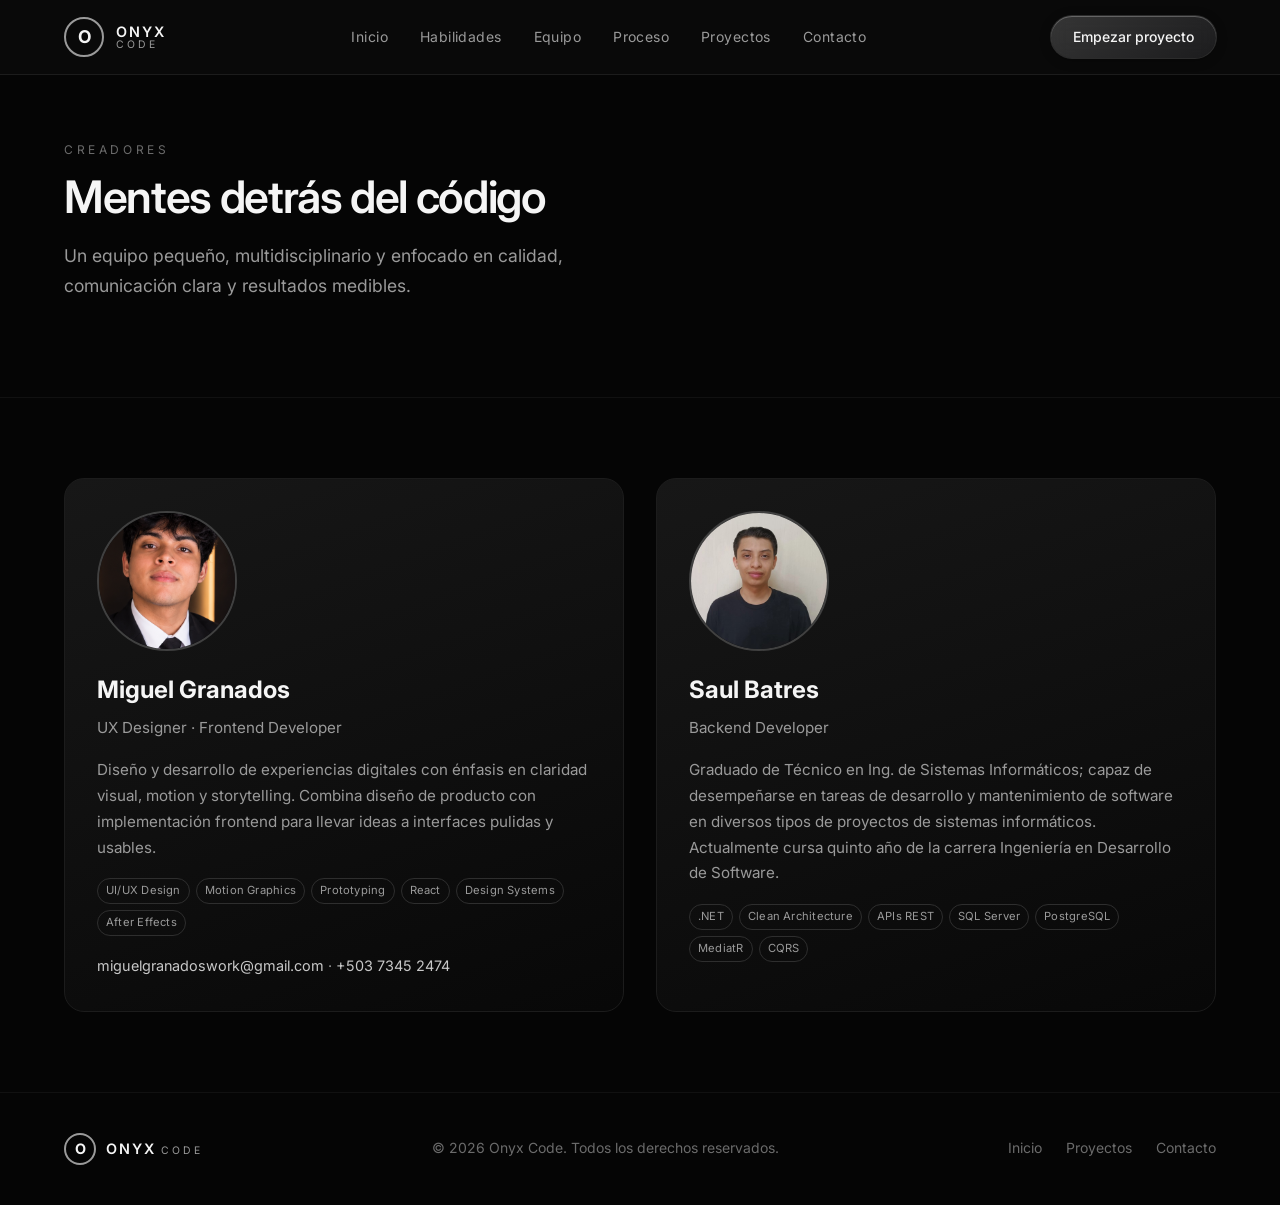
<file: team.html>
<!DOCTYPE html>
<html lang="es">
<head>
  <meta charset="UTF-8" />
  <meta name="viewport" content="width=device-width, initial-scale=1.0" />
  <title>Equipo — ONYX CODE</title>
  <link rel="preconnect" href="https://fonts.googleapis.com" />
  <link rel="preconnect" href="https://fonts.gstatic.com" crossorigin />
  <link href="https://fonts.googleapis.com/css2?family=Inter:wght@300;400;500;600;700;800&family=Instrument+Serif:ital@0;1&family=Syne:wght@500;600;700;800&display=swap" rel="stylesheet" />
  <link rel="stylesheet" href="css/styles.css" />
</head>
<body>
  <header id="navbar" class="navbar scrolled">
    <div class="nav-container">
      <a href="index.html" class="logo">
        <div class="logo-circle">O</div>
        <div class="logo-text">
          <span class="logo-name">ONYX</span>
          <span class="logo-sub">CODE</span>
        </div>
      </a>
      <nav class="nav-links" id="navLinks">
        <a href="index.html#home">Inicio</a>
        <a href="skills.html">Habilidades</a>
        <a href="team.html">Equipo</a>
        <a href="index.html#process">Proceso</a>
        <a href="projects.html">Proyectos</a>
        <a href="index.html#contact">Contacto</a>
      </nav>
      <a href="index.html#contact" class="nav-cta">Empezar proyecto</a>
      <button class="menu-toggle" id="menuToggle" aria-label="Menú"><span></span><span></span><span></span></button>
    </div>
    <div class="mobile-menu" id="mobileMenu">
      <a href="index.html#home">Inicio</a>
      <a href="skills.html">Habilidades</a>
      <a href="team.html">Equipo</a>
      <a href="projects.html">Proyectos</a>
      <a href="index.html#contact">Contacto</a>
      <a href="index.html#contact" class="mobile-cta">Empezar proyecto</a>
    </div>
  </header>

  <main>
    <section class="page-hero">
      <div class="container">
        <span class="section-label">Creadores</span>
        <h1 class="section-title">Mentes detrás del código</h1>
        <p class="contact-text" style="max-width:560px;margin-top:16px;">
          Un equipo pequeño, multidisciplinario y enfocado en calidad, comunicación clara y resultados medibles.
        </p>
      </div>
    </section>

    <section class="page-section">
      <div class="container">
        <div class="creator-grid">

          <article class="creator-card">
            <div class="creator-photo">
              <img src="assets/team/miguel.png" alt="Miguel Granados" />
            </div>
            <h3>Miguel Granados</h3>
            <p class="role">UX Designer · Frontend Developer</p>
            <p>
              Diseño y desarrollo de experiencias digitales con énfasis en claridad visual, motion y storytelling.
              Combina diseño de producto con implementación frontend para llevar ideas a interfaces pulidas y usables.
            </p>
            <div class="team-skills" style="margin-top:18px;">
              <span>UI/UX Design</span>
              <span>Motion Graphics</span>
              <span>Prototyping</span>
              <span>React</span>
              <span>Design Systems</span>
              <span>After Effects</span>
            </div>
            <p style="margin-top:18px;font-size:0.9rem;">
              <a href="mailto:miguelgranadoswork@gmail.com" style="color:var(--gray-300);">miguelgranadoswork@gmail.com</a>
              · <a href="tel:+50373452474" style="color:var(--gray-300);">+503 7345 2474</a>
            </p>
          </article>

          <article class="creator-card">
            <div class="creator-photo">
              <img src="assets/team/saul.png" alt="Saul Batres" />
            </div>
            <h3>Saul Batres</h3>
            <p class="role">Backend Developer</p>
            <p>
              Graduado de Técnico en Ing. de Sistemas Informáticos; capaz de desempeñarse en tareas de desarrollo
              y mantenimiento de software en diversos tipos de proyectos de sistemas informáticos.
              Actualmente cursa quinto año de la carrera Ingeniería en Desarrollo de Software.
            </p>
            <div class="team-skills" style="margin-top:18px;">
              <span>.NET</span>
              <span>Clean Architecture</span>
              <span>APIs REST</span>
              <span>SQL Server</span>
              <span>PostgreSQL</span>
              <span>MediatR</span>
              <span>CQRS</span>
            </div>
          </article>

        </div>
      </div>
    </section>
  </main>

  <footer class="footer">
    <div class="container footer-container">
      <div class="footer-logo">
        <div class="logo-circle small">O</div>
        <div><span class="logo-name">ONYX</span> <span class="logo-sub">CODE</span></div>
      </div>
      <p class="footer-copy">© <span id="year"></span> Onyx Code. Todos los derechos reservados.</p>
      <div class="footer-links">
        <a href="index.html">Inicio</a>
        <a href="projects.html">Proyectos</a>
        <a href="index.html#contact">Contacto</a>
      </div>
    </div>
  </footer>
  <script>
    document.getElementById("year").textContent = new Date().getFullYear();
    const menuToggle = document.getElementById("menuToggle");
    const mobileMenu = document.getElementById("mobileMenu");
    menuToggle.addEventListener("click", () => mobileMenu.classList.toggle("open"));
    mobileMenu.querySelectorAll("a").forEach((l) => l.addEventListener("click", () => mobileMenu.classList.remove("open")));
  </script>
</body>
</html>
</file>
<file: css/styles.css>
/* ============================================
   ONYX CODE — Estilos principales
   Colores: negro / grises / blanco
   ============================================ */

:root {
  --black: #050505;
  --gray-950: #0a0a0a;
  --gray-900: #111111;
  --gray-800: #1c1c1c;
  --gray-700: #2e2e2e;
  --gray-600: #404040;
  --gray-500: #6b6b6b;
  --gray-400: #9a9a9a;
  --gray-300: #c8c8c8;
  --white: #f5f5f5;
  --font-sans: "Inter", system-ui, -apple-system, sans-serif;
  --font-display: "Instrument Serif", Georgia, serif;
  --font-accent: "Syne", system-ui, sans-serif;
}

*, *::before, *::after {
  margin: 0;
  padding: 0;
  box-sizing: border-box;
}

html {
  scroll-behavior: smooth;
}

body {
  font-family: var(--font-sans);
  background-color: var(--black);
  color: var(--white);
  line-height: 1.6;
  overflow-x: hidden;
}

a {
  text-decoration: none;
  color: inherit;
}

img {
  max-width: 100%;
  display: block;
}

.container {
  max-width: 1200px;
  margin: 0 auto;
  padding: 0 24px;
}

/* ========== INTRO SEQUENCE ========== */
.intro {
  position: fixed;
  inset: 0;
  z-index: 9999;
  background: #030303;
  display: flex;
  align-items: center;
  justify-content: center;
  transition: opacity 0.9s ease, visibility 0.9s ease;
}

.intro.hidden {
  opacity: 0;
  visibility: hidden;
  pointer-events: none;
}

.intro-inner {
  display: flex;
  flex-direction: column;
  align-items: center;
  text-align: center;
  max-width: 520px;
  padding: 0 24px;
}

/* Face with eyes */
.intro-face {
  position: relative;
  width: 96px;
  height: 96px;
  margin-bottom: 36px;
  opacity: 0;
  transform: scale(0.6);
  animation: faceIn 0.8s cubic-bezier(0.22, 1, 0.36, 1) 0.2s forwards;
}

.intro-eye {
  position: absolute;
  top: 28px;
  width: 22px;
  height: 22px;
  border: 2px solid var(--white);
  border-radius: 50%;
  background: #0a0a0a;
  overflow: hidden;
}

.intro-eye.left  { left: 18px; }
.intro-eye.right { right: 18px; }

.intro-pupil {
  position: absolute;
  top: 50%;
  left: 50%;
  width: 8px;
  height: 8px;
  background: var(--white);
  border-radius: 50%;
  transform: translate(-50%, -50%);
  animation: pupilBlink 3.5s ease-in-out infinite;
}

.intro-mouth {
  position: absolute;
  bottom: 22px;
  left: 50%;
  width: 28px;
  height: 10px;
  border: 2px solid var(--white);
  border-top: none;
  border-radius: 0 0 20px 20px;
  transform: translateX(-50%);
}

@keyframes faceIn {
  to {
    opacity: 1;
    transform: scale(1);
  }
}

@keyframes pupilBlink {
  0%, 42%, 48%, 100% { transform: translate(-50%, -50%) scaleY(1); }
  45% { transform: translate(-50%, -50%) scaleY(0.1); }
}

.intro-text-block {
  opacity: 0;
  transform: translateY(24px);
  animation: textIn 0.9s cubic-bezier(0.22, 1, 0.36, 1) 0.7s forwards;
}

.intro-hi {
  font-family: var(--font-display);
  font-size: 1.4rem;
  font-style: italic;
  color: var(--gray-400);
  margin-bottom: 8px;
  letter-spacing: 0.04em;
}

.intro-welcome {
  font-family: var(--font-display);
  font-size: clamp(1.8rem, 4vw, 2.6rem);
  font-weight: 400;
  font-style: italic;
  color: var(--white);
  line-height: 1.2;
  margin-bottom: 20px;
}

.intro-desc {
  font-size: 0.95rem;
  color: var(--gray-400);
  line-height: 1.7;
  max-width: 420px;
}

.intro-desc strong {
  color: var(--gray-200);
  font-weight: 500;
}

@keyframes textIn {
  to {
    opacity: 1;
    transform: translateY(0);
  }
}

.intro-progress {
  width: 120px;
  height: 2px;
  background: var(--gray-800);
  border-radius: 2px;
  margin-top: 40px;
  overflow: hidden;
  opacity: 0;
  animation: textIn 0.6s ease 1.1s forwards;
}

.intro-progress-bar {
  height: 100%;
  width: 0;
  background: var(--white);
  border-radius: 2px;
  animation: progressFill 3.2s cubic-bezier(0.4, 0, 0.2, 1) 1.3s forwards;
}

@keyframes progressFill {
  to { width: 100%; }
}

/* ========== NAVBAR ========== */
.navbar {
  position: fixed;
  top: 0;
  left: 0;
  right: 0;
  z-index: 100;
  transition: background 0.3s, border-color 0.3s;
  border-bottom: 1px solid transparent;
}

.navbar.scrolled {
  background: rgba(10, 10, 10, 0.9);
  backdrop-filter: blur(12px);
  border-bottom-color: var(--gray-800);
}

.nav-container {
  max-width: 1200px;
  margin: 0 auto;
  padding: 16px 24px;
  display: flex;
  align-items: center;
  justify-content: space-between;
}

.logo {
  display: flex;
  align-items: center;
  gap: 12px;
}

.logo-circle {
  width: 40px;
  height: 40px;
  border: 2px solid var(--gray-400);
  border-radius: 50%;
  display: flex;
  align-items: center;
  justify-content: center;
  font-weight: 700;
  font-size: 1.1rem;
  transition: border-color 0.3s;
}

.logo:hover .logo-circle {
  border-color: var(--white);
}

.logo-circle.small {
  width: 32px;
  height: 32px;
  font-size: 0.9rem;
}

.logo-text {
  display: flex;
  flex-direction: column;
  line-height: 1.1;
}

.logo-name {
  font-weight: 600;
  letter-spacing: 0.15em;
  font-size: 0.9rem;
}

.logo-sub {
  font-size: 0.65rem;
  letter-spacing: 0.3em;
  color: var(--gray-400);
}

.nav-links {
  display: flex;
  gap: 32px;
}

.nav-links a {
  font-size: 0.875rem;
  color: var(--gray-400);
  letter-spacing: 0.03em;
  position: relative;
  transition: color 0.25s;
}

.nav-links a::after {
  content: "";
  position: absolute;
  bottom: -2px;
  left: 0;
  width: 0;
  height: 1px;
  background: var(--white);
  transition: width 0.25s;
}

.nav-links a:hover {
  color: var(--white);
}

.nav-links a:hover::after {
  width: 100%;
}

/* nav-cta styles defined later with glass treatment */

.menu-toggle {
  display: none;
  flex-direction: column;
  gap: 5px;
  background: none;
  border: none;
  cursor: pointer;
  padding: 4px;
}

.menu-toggle span {
  display: block;
  width: 22px;
  height: 2px;
  background: var(--gray-300);
  transition: 0.3s;
}

.mobile-menu {
  display: none;
  flex-direction: column;
  gap: 16px;
  padding: 24px;
  background: var(--gray-950);
  border-top: 1px solid var(--gray-800);
}

.mobile-menu.open {
  display: flex;
}

.mobile-menu a {
  font-size: 1.1rem;
  color: var(--gray-300);
}

.mobile-cta {
  margin-top: 8px;
  text-align: center;
  padding: 14px;
  background: linear-gradient(
    145deg,
    rgba(255, 255, 255, 0.18) 0%,
    rgba(140, 140, 150, 0.15) 100%
  ) !important;
  color: var(--white) !important;
  border-radius: 999px;
  font-weight: 500;
  box-shadow:
    0 0 0 1px rgba(255, 255, 255, 0.15),
    inset 0 1px 0 rgba(255, 255, 255, 0.25);
}

/* ========== HERO ========== */
.hero {
  position: relative;
  min-height: 100vh;
  display: flex;
  align-items: center;
  padding: 120px 0 80px;
  overflow: hidden;
}

.hero-grid-bg {
  position: absolute;
  inset: 0;
  opacity: 0.03;
  background-image:
    linear-gradient(var(--white) 1px, transparent 1px),
    linear-gradient(90deg, var(--white) 1px, transparent 1px);
  background-size: 60px 60px;
  pointer-events: none;
}

/* ========== FLOATING CUBES ========== */
.cubes-scene {
  position: absolute;
  inset: 0;
  perspective: 900px;
  perspective-origin: 50% 40%;
  overflow: hidden;
  pointer-events: none;
  z-index: 0;
  opacity: 0.85;
  mask-image: radial-gradient(ellipse 80% 70% at 70% 50%, black 20%, transparent 75%);
  -webkit-mask-image: radial-gradient(ellipse 80% 70% at 70% 50%, black 20%, transparent 75%);
}

.cube {
  position: absolute;
  width: var(--size);
  height: var(--size);
  transform-style: preserve-3d;
  animation: cube-float var(--duration) ease-in-out infinite;
  animation-delay: var(--delay);
  opacity: 0.9;
}

.cube-face {
  position: absolute;
  width: 100%;
  height: 100%;
  border: 1.5px solid rgba(255, 255, 255, 0.9);
  background: rgba(8, 8, 8, 0.7);
  backface-visibility: visible;
}

.cube-face.front  { transform: translateZ(calc(var(--size) / 2)); }
.cube-face.back   { transform: rotateY(180deg) translateZ(calc(var(--size) / 2)); }
.cube-face.right  { transform: rotateY(90deg) translateZ(calc(var(--size) / 2)); }
.cube-face.left   { transform: rotateY(-90deg) translateZ(calc(var(--size) / 2)); }
.cube-face.top    { transform: rotateX(90deg) translateZ(calc(var(--size) / 2)); }
.cube-face.bottom { transform: rotateX(-90deg) translateZ(calc(var(--size) / 2)); }

/* Solid faces for depth (some cubes fill more) */
.cube.solid .cube-face {
  background: rgba(12, 12, 12, 0.92);
  border-color: rgba(255, 255, 255, 0.98);
}

@keyframes cube-float {
  0%, 100% {
    transform: translate3d(0, 0, 0) rotateX(var(--rx)) rotateY(var(--ry)) rotateZ(var(--rz));
  }
  25% {
    transform: translate3d(var(--tx1), var(--ty1), var(--tz1)) rotateX(calc(var(--rx) + 25deg)) rotateY(calc(var(--ry) + 40deg)) rotateZ(var(--rz));
  }
  50% {
    transform: translate3d(var(--tx2), var(--ty2), var(--tz2)) rotateX(calc(var(--rx) + 10deg)) rotateY(calc(var(--ry) + 80deg)) rotateZ(calc(var(--rz) + 15deg));
  }
  75% {
    transform: translate3d(var(--tx3), var(--ty3), var(--tz3)) rotateX(calc(var(--rx) - 15deg)) rotateY(calc(var(--ry) + 120deg)) rotateZ(var(--rz));
  }
}

.hero-container {
  position: relative;
  z-index: 1;
  display: grid;
  grid-template-columns: 1fr 1fr;
  gap: 60px;
  align-items: center;
  width: 100%;
}

.hero-badge {
  display: inline-flex;
  align-items: center;
  gap: 8px;
  padding: 6px 14px;
  border: 1px solid var(--gray-700);
  border-radius: 999px;
  background: rgba(23, 23, 23, 0.5);
  font-size: 0.75rem;
  letter-spacing: 0.15em;
  text-transform: uppercase;
  color: var(--gray-400);
  margin-bottom: 28px;
}

.badge-dot {
  width: 6px;
  height: 6px;
  border-radius: 50%;
  background: var(--white);
  animation: pulse 1.5s ease infinite;
}

@keyframes pulse {
  0%, 100% { opacity: 1; }
  50% { opacity: 0.4; }
}

/* Marco cuadrado alrededor de la frase */
.hero-phrase-wrap {
  position: relative;
  margin-bottom: 28px;
  padding: 16px 20px;
}

.phrase-frame {
  position: absolute;
  inset: 0;
  border: 1px solid var(--gray-800);
  pointer-events: none;
}

.corner {
  position: absolute;
  width: 12px;
  height: 12px;
  border-color: var(--gray-500);
  border-style: solid;
}

.corner-tl { top: -1px; left: -1px; border-width: 2px 0 0 2px; }
.corner-tr { top: -1px; right: -1px; border-width: 2px 2px 0 0; }
.corner-bl { bottom: -1px; left: -1px; border-width: 0 0 2px 2px; }
.corner-br { bottom: -1px; right: -1px; border-width: 0 2px 2px 0; }

.hero-phrase {
  font-family: var(--font-display);
  font-size: clamp(2.4rem, 5vw, 3.9rem);
  line-height: 1.15;
  color: var(--white);
  max-width: 540px;
  font-weight: 400;
  letter-spacing: -0.01em;
  font-style: italic;
}

.hero-phrase .letter {
  display: inline-block;
  opacity: 0;
  transform: translateY(48px) rotateX(-50deg) scale(0.92);
  animation: letterIn 0.7s cubic-bezier(0.16, 1, 0.3, 1) forwards;
}

@keyframes letterIn {
  to {
    opacity: 1;
    transform: translateY(0) rotateX(0) scale(1);
  }
}

/* Subtle continuous shimmer after entrance */
.hero-phrase.animated .letter {
  animation: letterIn 0.7s cubic-bezier(0.16, 1, 0.3, 1) forwards,
             letterGlow 4s ease-in-out 2.2s infinite;
}

@keyframes letterGlow {
  0%, 100% { text-shadow: 0 0 0 transparent; }
  50% { text-shadow: 0 0 18px rgba(255, 255, 255, 0.25); }
}

.hero-subtitle {
  color: var(--gray-400);
  font-size: 1.1rem;
  max-width: 420px;
  margin-bottom: 36px;
  line-height: 1.7;
  opacity: 0;
  animation: fadeUp 0.6s ease 1.5s forwards;
}

.hero-buttons {
  display: flex;
  flex-wrap: wrap;
  gap: 14px;
  opacity: 0;
  animation: fadeUp 0.6s ease 1.7s forwards;
}

@keyframes fadeUp {
  from { opacity: 0; transform: translateY(20px); }
  to { opacity: 1; transform: translateY(0); }
}

/* Botones — glass / glowing pill style */
.btn {
  display: inline-flex;
  align-items: center;
  justify-content: center;
  padding: 15px 32px;
  font-size: 0.95rem;
  font-weight: 500;
  letter-spacing: 0.03em;
  border-radius: 999px;
  cursor: pointer;
  border: none;
  position: relative;
  overflow: hidden;
  transition: transform 0.35s cubic-bezier(0.22, 1, 0.36, 1),
              box-shadow 0.35s ease,
              background 0.35s ease;
  will-change: transform;
}

.btn::before {
  content: "";
  position: absolute;
  inset: 0;
  border-radius: inherit;
  background: linear-gradient(
    120deg,
    rgba(255, 255, 255, 0.18) 0%,
    rgba(255, 255, 255, 0.04) 40%,
    rgba(255, 255, 255, 0.12) 100%
  );
  opacity: 0.7;
  transition: opacity 0.35s ease;
  pointer-events: none;
}

.btn::after {
  content: "";
  position: absolute;
  top: -50%;
  left: -60%;
  width: 40%;
  height: 200%;
  background: linear-gradient(
    90deg,
    transparent,
    rgba(255, 255, 255, 0.22),
    transparent
  );
  transform: skewX(-20deg);
  transition: left 0.6s ease;
  pointer-events: none;
}

.btn:hover::after {
  left: 120%;
}

.btn-primary {
  background: linear-gradient(
    145deg,
    rgba(255, 255, 255, 0.22) 0%,
    rgba(180, 180, 190, 0.18) 40%,
    rgba(90, 90, 100, 0.25) 100%
  );
  color: var(--white);
  box-shadow:
    0 0 0 1px rgba(255, 255, 255, 0.18),
    0 4px 24px rgba(0, 0, 0, 0.4),
    0 0 40px rgba(255, 255, 255, 0.06),
    inset 0 1px 0 rgba(255, 255, 255, 0.35),
    inset 0 -1px 0 rgba(0, 0, 0, 0.2);
  backdrop-filter: blur(12px);
  -webkit-backdrop-filter: blur(12px);
}

.btn-primary:hover {
  transform: translateY(-3px) scale(1.03);
  box-shadow:
    0 0 0 1px rgba(255, 255, 255, 0.28),
    0 8px 32px rgba(0, 0, 0, 0.45),
    0 0 60px rgba(255, 255, 255, 0.12),
    inset 0 1px 0 rgba(255, 255, 255, 0.45),
    inset 0 -1px 0 rgba(0, 0, 0, 0.15);
}

.btn-primary:active {
  transform: translateY(-1px) scale(0.98);
  transition-duration: 0.12s;
}

.btn-outline {
  background: linear-gradient(
    145deg,
    rgba(255, 255, 255, 0.06) 0%,
    rgba(255, 255, 255, 0.02) 100%
  );
  color: var(--gray-300);
  box-shadow:
    0 0 0 1px rgba(255, 255, 255, 0.12),
    0 2px 12px rgba(0, 0, 0, 0.3),
    inset 0 1px 0 rgba(255, 255, 255, 0.1);
  backdrop-filter: blur(8px);
  -webkit-backdrop-filter: blur(8px);
}

.btn-outline:hover {
  color: var(--white);
  transform: translateY(-2px) scale(1.02);
  box-shadow:
    0 0 0 1px rgba(255, 255, 255, 0.22),
    0 6px 24px rgba(0, 0, 0, 0.35),
    0 0 30px rgba(255, 255, 255, 0.06),
    inset 0 1px 0 rgba(255, 255, 255, 0.2);
}

.btn-outline:active {
  transform: translateY(0) scale(0.98);
}

.btn-full {
  width: 100%;
}

/* Nav CTA also gets the glass treatment */
.nav-cta {
  display: inline-flex;
  padding: 10px 22px;
  font-size: 0.875rem;
  font-weight: 500;
  border-radius: 999px;
  background: linear-gradient(
    145deg,
    rgba(255, 255, 255, 0.18) 0%,
    rgba(140, 140, 150, 0.15) 100%
  ) !important;
  color: var(--white) !important;
  box-shadow:
    0 0 0 1px rgba(255, 255, 255, 0.15),
    0 2px 12px rgba(0, 0, 0, 0.3),
    inset 0 1px 0 rgba(255, 255, 255, 0.25);
  backdrop-filter: blur(10px);
  -webkit-backdrop-filter: blur(10px);
  transition: transform 0.3s cubic-bezier(0.22, 1, 0.36, 1),
              box-shadow 0.3s ease;
}

.nav-cta:hover {
  transform: translateY(-2px) scale(1.03);
  box-shadow:
    0 0 0 1px rgba(255, 255, 255, 0.25),
    0 6px 20px rgba(0, 0, 0, 0.35),
    0 0 28px rgba(255, 255, 255, 0.08),
    inset 0 1px 0 rgba(255, 255, 255, 0.35);
}

/* Carrusel de skills (lado derecho) */
.hero-right {
  position: relative;
  height: 480px;
}

.skill-showcase {
  position: relative;
  width: 100%;
  height: 100%;
  border-radius: 16px;
  overflow: hidden;
  border: 1px solid var(--gray-800);
  background: linear-gradient(135deg, var(--gray-900), var(--black));
  box-shadow: 0 25px 50px -12px rgba(0, 0, 0, 0.5);
}

.skill-slide {
  position: absolute;
  inset: 0;
  display: flex;
  flex-direction: column;
  align-items: center;
  justify-content: center;
  text-align: center;
  padding: 32px;
  opacity: 0;
  transform: scale(1.05);
  transition: opacity 0.7s ease, transform 0.7s ease;
  background: linear-gradient(135deg, #1a1a1a, #0a0a0a);
}

.skill-slide.active {
  opacity: 1;
  transform: scale(1);
}

.skill-slide-icon {
  width: 80px;
  height: 80px;
  display: flex;
  align-items: center;
  justify-content: center;
  margin-bottom: 28px;
  border-radius: 16px;
  background: rgba(255, 255, 255, 0.05);
  border: 1px solid rgba(255, 255, 255, 0.1);
}

.skill-slide-icon svg {
  width: 40px;
  height: 40px;
  color: var(--gray-300);
}

.skill-slide h3 {
  font-size: 1.6rem;
  font-weight: 600;
  margin-bottom: 8px;
  letter-spacing: -0.02em;
}

.skill-slide p {
  color: var(--gray-400);
  font-size: 0.9rem;
  letter-spacing: 0.03em;
}

.slide-indicators {
  position: absolute;
  bottom: 24px;
  left: 50%;
  transform: translateX(-50%);
  display: flex;
  gap: 8px;
  z-index: 10;
}

.slide-dot {
  height: 4px;
  border-radius: 2px;
  background: var(--gray-600);
  border: none;
  cursor: pointer;
  transition: all 0.3s;
  width: 8px;
  padding: 0;
}

.slide-dot.active {
  width: 32px;
  background: var(--white);
}

.showcase-accent {
  position: absolute;
  border: 1px solid var(--gray-800);
  border-radius: 12px;
  z-index: -1;
}

.showcase-accent-1 {
  width: 120px;
  height: 120px;
  bottom: -16px;
  right: -16px;
}

.showcase-accent-2 {
  width: 80px;
  height: 80px;
  top: -16px;
  left: -16px;
}

/* ========== SECTIONS COMMON ========== */
.section {
  padding: 100px 0;
}

.section-label {
  display: block;
  font-size: 0.75rem;
  letter-spacing: 0.3em;
  text-transform: uppercase;
  color: var(--gray-500);
  margin-bottom: 12px;
}

.section-title {
  font-size: clamp(1.8rem, 3.5vw, 2.8rem);
  font-weight: 600;
  letter-spacing: -0.03em;
  line-height: 1.2;
  max-width: 600px;
}

.section-header {
  margin-bottom: 40px;
}

/* ========== INFINITY SYMBOL ========== */
.infinity-wrap {
  display: flex;
  justify-content: center;
  margin-bottom: 48px;
  opacity: 0.9;
}

.infinity-svg {
  width: 160px;
  height: 80px;
  overflow: visible;
}

.infinity-path {
  fill: none;
  stroke: var(--white);
  stroke-width: 2.8;
  stroke-linecap: round;
  stroke-linejoin: round;
  stroke-dasharray: 380;
  stroke-dashoffset: 380;
  animation: infinityDraw 3.4s ease-in-out infinite;
  filter: drop-shadow(0 0 8px rgba(255, 255, 255, 0.35));
}

@keyframes infinityDraw {
  0% {
    stroke-dashoffset: 380;
    opacity: 0.3;
  }
  40% {
    stroke-dashoffset: 0;
    opacity: 1;
  }
  55% {
    stroke-dashoffset: 0;
    opacity: 1;
  }
  100% {
    stroke-dashoffset: -380;
    opacity: 0.3;
  }
}

.infinity-dot {
  fill: var(--white);
  offset-path: path("M30,50 C30,20 70,20 100,50 C130,80 170,80 170,50 C170,20 130,20 100,50 C70,80 30,80 30,50");
  offset-distance: 0%;
  animation: infinityTravel 3.4s linear infinite;
  filter: drop-shadow(0 0 10px rgba(255, 255, 255, 0.75));
}

@keyframes infinityTravel {
  0%   { offset-distance: 0%;   opacity: 0; }
  8%   { opacity: 1; }
  92%  { opacity: 1; }
  100% { offset-distance: 100%; opacity: 0; }
}

/* ========== CURSOR-FOLLOWING CUBES ========== */
.cursor-cubes {
  position: fixed;
  inset: 0;
  pointer-events: none;
  z-index: 50;
  overflow: hidden;
  opacity: 0;
  transition: opacity 0.4s ease;
}

.cursor-cube {
  position: absolute;
  width: var(--csize);
  height: var(--csize);
  transform-style: preserve-3d;
  will-change: transform;
  opacity: 0.75;
  transition: opacity 0.4s ease;
}

.cursor-cube .cface {
  position: absolute;
  width: 100%;
  height: 100%;
  border: 1.2px solid rgba(255, 255, 255, 0.85);
  background: rgba(8, 8, 8, 0.7);
  backface-visibility: visible;
}

.cursor-cube .cface.f { transform: translateZ(calc(var(--csize) / 2)); }
.cursor-cube .cface.b { transform: rotateY(180deg) translateZ(calc(var(--csize) / 2)); }
.cursor-cube .cface.r { transform: rotateY(90deg) translateZ(calc(var(--csize) / 2)); }
.cursor-cube .cface.l { transform: rotateY(-90deg) translateZ(calc(var(--csize) / 2)); }
.cursor-cube .cface.t { transform: rotateX(90deg) translateZ(calc(var(--csize) / 2)); }
.cursor-cube .cface.bo { transform: rotateX(-90deg) translateZ(calc(var(--csize) / 2)); }

/* ===== Wireframe Rubik cube — only on Process ===== */
.process {
  position: relative;
  overflow: hidden;
  min-height: 640px;
}

.process-content,
.contact-content {
  position: relative;
  z-index: 2;
}

.bg-cube-wrap {
  position: absolute;
  inset: 0;
  display: flex;
  align-items: center;
  justify-content: center;
  pointer-events: none;
  z-index: 0;
  perspective: 1400px;
  overflow: hidden;
}

.bg-cube {
  --size: min(48vw, 420px);
  width: var(--size);
  height: var(--size);
  position: relative;
  transform-style: preserve-3d;
  will-change: transform;
  opacity: 0.78;
}

.bg-face {
  position: absolute;
  width: 100%;
  height: 100%;
  backface-visibility: visible;
  background:
    linear-gradient(rgba(255,255,255,0.16) 1px, transparent 1px),
    linear-gradient(90deg, rgba(255,255,255,0.16) 1px, transparent 1px),
    rgba(5, 5, 5, 0.55);
  background-size: 33.333% 33.333%, 33.333% 33.333%, 100% 100%;
  border: 1px solid rgba(255, 255, 255, 0.38);
  box-shadow: inset 0 0 40px rgba(0, 0, 0, 0.65);
}

.bg-face.front  { transform: rotateY(0deg) translateZ(calc(var(--size) / 2)); }
.bg-face.back   { transform: rotateY(180deg) translateZ(calc(var(--size) / 2)); }
.bg-face.right  { transform: rotateY(90deg) translateZ(calc(var(--size) / 2)); }
.bg-face.left   { transform: rotateY(-90deg) translateZ(calc(var(--size) / 2)); }
.bg-face.top    { transform: rotateX(90deg) translateZ(calc(var(--size) / 2)); }
.bg-face.bottom { transform: rotateX(-90deg) translateZ(calc(var(--size) / 2)); }

.inner-cube {
  position: absolute;
  left: 50%;
  top: 50%;
  transform-style: preserve-3d;
  --isize: calc(var(--size) * 0.42);
  width: var(--isize);
  height: var(--isize);
  margin-left: calc(var(--isize) / -2);
  margin-top: calc(var(--isize) / -2);
}

.inner-cube .bg-face {
  background:
    linear-gradient(rgba(255,255,255,0.22) 1px, transparent 1px),
    linear-gradient(90deg, rgba(255,255,255,0.22) 1px, transparent 1px),
    rgba(8, 8, 8, 0.4);
  background-size: 50% 50%, 50% 50%, 100% 100%;
  border-color: rgba(255, 255, 255, 0.48);
}

.inner-cube .bg-face.front  { transform: rotateY(0deg) translateZ(calc(var(--isize) / 2)); }
.inner-cube .bg-face.back   { transform: rotateY(180deg) translateZ(calc(var(--isize) / 2)); }
.inner-cube .bg-face.right  { transform: rotateY(90deg) translateZ(calc(var(--isize) / 2)); }
.inner-cube .bg-face.left   { transform: rotateY(-90deg) translateZ(calc(var(--isize) / 2)); }
.inner-cube .bg-face.top    { transform: rotateX(90deg) translateZ(calc(var(--isize) / 2)); }
.inner-cube .bg-face.bottom { transform: rotateX(-90deg) translateZ(calc(var(--isize) / 2)); }

.inner-cube.ic1 { transform: translate3d(-18%, -12%, 8%); }
.inner-cube.ic2 { transform: translate3d(16%, 14%, -10%); }
.inner-cube.ic3 { transform: translate3d(4%, -18%, 14%); --isize: calc(var(--size) * 0.28); }

.bg-cube-wrap::before {
  content: "";
  position: absolute;
  width: min(60vw, 520px);
  height: min(60vw, 520px);
  border-radius: 50%;
  background: radial-gradient(circle, rgba(255, 255, 255, 0.06) 0%, transparent 65%);
  filter: blur(30px);
  z-index: -1;
}

/* ===== PROJECTS ===== */
.projects {
  background: var(--gray-950);
  border-top: 1px solid var(--gray-900);
}

.project-card {
  display: grid;
  grid-template-columns: 1fr 1.15fr;
  gap: 48px;
  align-items: center;
}

.project-tag {
  display: inline-block;
  font-size: 0.75rem;
  letter-spacing: 0.12em;
  text-transform: uppercase;
  color: var(--gray-400);
  border: 1px solid var(--gray-700);
  border-radius: 999px;
  padding: 5px 12px;
  margin-bottom: 16px;
}

.project-name {
  font-family: var(--font-display);
  font-size: clamp(1.8rem, 3.5vw, 2.4rem);
  font-style: italic;
  font-weight: 400;
  margin-bottom: 14px;
  color: var(--white);
}

.project-desc {
  color: var(--gray-400);
  font-size: 0.98rem;
  line-height: 1.7;
  margin-bottom: 18px;
  max-width: 480px;
}

.project-features {
  list-style: none;
  margin-bottom: 22px;
}

.project-features li {
  position: relative;
  padding-left: 18px;
  font-size: 0.9rem;
  color: var(--gray-300);
  margin-bottom: 8px;
  line-height: 1.45;
}

.project-features li::before {
  content: "";
  position: absolute;
  left: 0;
  top: 0.55em;
  width: 6px;
  height: 6px;
  border-radius: 50%;
  background: var(--white);
  opacity: 0.5;
}

.project-stack {
  display: flex;
  flex-wrap: wrap;
  gap: 8px;
}

.project-stack span {
  font-size: 0.72rem;
  padding: 4px 10px;
  border-radius: 999px;
  border: 1px solid var(--gray-700);
  color: var(--gray-400);
  letter-spacing: 0.02em;
}

.project-showcase {
  position: relative;
  overflow: hidden;
  border-radius: 16px;
  border: 1px solid var(--gray-800);
  background: var(--black);
  height: 320px;
  mask-image: linear-gradient(90deg, transparent, black 8%, black 92%, transparent);
  -webkit-mask-image: linear-gradient(90deg, transparent, black 8%, black 92%, transparent);
}

.screenshot-track {
  display: flex;
  gap: 20px;
  height: 100%;
  align-items: center;
  width: max-content;
  animation: shotScroll 28s linear infinite;
  padding: 0 20px;
}

.screenshot-track:hover {
  animation-play-state: paused;
}

.shot {
  flex: 0 0 auto;
  width: 420px;
  height: 240px;
  border-radius: 12px;
  overflow: hidden;
  border: 1px solid var(--gray-700);
  box-shadow: 0 16px 40px rgba(0, 0, 0, 0.45);
  background: var(--gray-900);
}

.shot img {
  width: 100%;
  height: 100%;
  object-fit: cover;
  object-position: top center;
  display: block;
}

@keyframes shotScroll {
  0%   { transform: translateX(0); }
  100% { transform: translateX(-50%); }
}

@media (max-width: 1024px) {
  .project-card {
    grid-template-columns: 1fr;
    gap: 32px;
  }
  .project-showcase {
    height: 260px;
  }
  .shot {
    width: 340px;
    height: 200px;
  }
}

/* ========== SKILLS ========== */
.skills-grid {
  display: grid;
  grid-template-columns: repeat(3, 1fr);
  gap: 24px;
}

.skill-card {
  padding: 28px;
  border-radius: 16px;
  border: 1px solid var(--gray-800);
  background: linear-gradient(180deg, rgba(23, 23, 23, 0.8), rgba(10, 10, 10, 0.8));
  transition: border-color 0.3s, transform 0.3s;
}

.skill-card:hover {
  border-color: var(--gray-600);
  transform: translateY(-4px);
}

.skill-icon {
  width: 48px;
  height: 48px;
  border-radius: 12px;
  background: rgba(255, 255, 255, 0.05);
  border: 1px solid rgba(255, 255, 255, 0.1);
  display: flex;
  align-items: center;
  justify-content: center;
  margin-bottom: 20px;
}

.skill-icon svg {
  width: 24px;
  height: 24px;
  color: var(--gray-300);
}

.skill-card h3 {
  font-size: 1.2rem;
  font-weight: 600;
  margin-bottom: 12px;
  letter-spacing: -0.02em;
}

.skill-card p {
  font-size: 0.9rem;
  color: var(--gray-400);
  line-height: 1.65;
  margin-bottom: 20px;
}

.tags {
  display: flex;
  flex-wrap: wrap;
  gap: 8px;
}

.tags span {
  font-size: 0.75rem;
  padding: 4px 10px;
  border-radius: 999px;
  background: var(--gray-800);
  color: var(--gray-400);
  border: 1px solid var(--gray-700);
}

/* ========== TEAM / BLACK HOLE ========== */
.team {
  position: relative;
  background: #020202;
  border-top: 1px solid var(--gray-900);
  border-bottom: 1px solid var(--gray-900);
  overflow: hidden;
  isolation: isolate;
  min-height: 720px;
  padding-top: 100px;
  padding-bottom: 100px;
}

.team-content {
  position: relative;
  z-index: 2;
}

/* Black hole accretion disk */
.blackhole {
  position: absolute;
  inset: 0;
  z-index: 0;
  display: flex;
  align-items: center;
  justify-content: center;
  pointer-events: none;
  overflow: hidden;
}

.bh-disk {
  position: absolute;
  width: min(110vw, 900px);
  height: min(55vw, 450px);
  border-radius: 50%;
  background:
    radial-gradient(ellipse 70% 50% at 50% 50%,
      transparent 16%,
      rgba(180, 70, 25, 0.2) 26%,
      rgba(230, 95, 35, 0.4) 40%,
      rgba(255, 140, 45, 0.55) 54%,
      rgba(255, 180, 70, 0.3) 68%,
      transparent 82%);
  filter: blur(1.5px);
  animation: diskSpin 16s linear infinite;
  transform-style: preserve-3d;
  transform: rotateX(68deg);
  opacity: 0.9;
}

.bh-disk-2 {
  width: min(85vw, 680px);
  height: min(42vw, 340px);
  background:
    radial-gradient(ellipse 65% 45% at 50% 50%,
      transparent 20%,
      rgba(200, 55, 15, 0.25) 34%,
      rgba(245, 105, 35, 0.45) 48%,
      rgba(255, 155, 55, 0.35) 62%,
      transparent 78%);
  animation: diskSpin 11s linear infinite reverse;
  opacity: 0.75;
}

.bh-horizon {
  position: absolute;
  width: min(20vw, 160px);
  height: min(20vw, 160px);
  border-radius: 50%;
  background: radial-gradient(circle at 50% 45%,
    #000 0%,
    #000 52%,
    rgba(40, 10, 5, 0.95) 68%,
    transparent 100%);
  box-shadow:
    0 0 50px 12px rgba(0, 0, 0, 0.95),
    0 0 100px 25px rgba(255, 90, 25, 0.18),
    inset 0 0 35px 10px rgba(255, 70, 15, 0.3);
  z-index: 1;
}

.bh-glow {
  position: absolute;
  width: min(60vw, 480px);
  height: min(30vw, 240px);
  border-radius: 50%;
  background: radial-gradient(ellipse at 50% 50%,
    rgba(255, 110, 35, 0.18) 0%,
    transparent 70%);
  filter: blur(24px);
  animation: glowPulse 4s ease-in-out infinite;
}

@keyframes diskSpin {
  to { transform: rotateX(68deg) rotateZ(360deg); }
}

@keyframes glowPulse {
  0%, 100% { opacity: 0.6; transform: scale(1); }
  50% { opacity: 1; transform: scale(1.08); }
}

.team-header {
  display: flex;
  justify-content: space-between;
  align-items: flex-end;
  gap: 40px;
  margin-bottom: 60px;
}

.team-intro {
  max-width: 360px;
  font-size: 0.95rem;
  color: var(--gray-400);
  line-height: 1.7;
}

.team-grid {
  display: grid;
  grid-template-columns: repeat(4, 1fr);
  gap: 24px;
  align-items: start;
}

.team-card {
  padding: 28px 24px;
  border-radius: 16px;
  border: 1px solid rgba(255, 255, 255, 0.08);
  background: rgba(8, 8, 8, 0.82);
  backdrop-filter: blur(12px);
  -webkit-backdrop-filter: blur(12px);
  transition: border-color 0.3s, background 0.3s;
  position: relative;
}

.team-card:hover {
  border-color: var(--gray-600);
}

.team-card::after {
  content: "";
  position: absolute;
  bottom: 0;
  left: 24px;
  right: 24px;
  height: 1px;
  background: linear-gradient(90deg, transparent, var(--gray-600), transparent);
  opacity: 0;
  transition: opacity 0.3s;
}

.team-card:hover::after {
  opacity: 1;
}

.avatar {
  width: 64px;
  height: 64px;
  border-radius: 50%;
  background: linear-gradient(135deg, var(--gray-700), var(--gray-900));
  border: 1px solid var(--gray-600);
  display: flex;
  align-items: center;
  justify-content: center;
  font-weight: 600;
  font-size: 1.1rem;
  letter-spacing: 0.05em;
  margin-bottom: 20px;
  transition: background 0.3s;
}

.team-card:hover .avatar {
  background: linear-gradient(135deg, var(--gray-600), var(--gray-800));
}

.team-card h3 {
  font-size: 1.1rem;
  font-weight: 600;
  margin-bottom: 4px;
}

.team-card .role {
  font-size: 0.9rem;
  color: var(--gray-400);
  margin-bottom: 4px;
}

.team-card .focus {
  font-size: 0.8rem;
  color: var(--gray-500);
  letter-spacing: 0.03em;
}

.team-card-featured {
  grid-column: span 1;
  border-color: rgba(255, 255, 255, 0.14);
  background: linear-gradient(160deg, rgba(25, 25, 25, 0.9) 0%, rgba(8, 8, 8, 0.88) 100%);
}

.team-card-featured .avatar {
  background: linear-gradient(135deg, var(--gray-500), var(--gray-800));
  border-color: var(--gray-400);
}

.team-skills {
  display: flex;
  flex-wrap: wrap;
  gap: 6px;
  margin: 14px 0 12px;
}

.team-skills span {
  font-size: 0.7rem;
  padding: 3px 8px;
  border: 1px solid var(--gray-700);
  border-radius: 999px;
  color: var(--gray-400);
  letter-spacing: 0.02em;
}

.team-bio {
  font-size: 0.8rem;
  color: var(--gray-500);
  line-height: 1.55;
  margin-top: 4px;
}

/* ========== PROCESS ========== */
.process-grid {
  display: grid;
  grid-template-columns: repeat(4, 1fr);
  gap: 32px;
}

.process-step {
  position: relative;
}

.step-number {
  font-size: 3rem;
  font-weight: 300;
  color: var(--gray-800);
  letter-spacing: -0.05em;
  margin-bottom: 16px;
  line-height: 1;
}

.process-step h3 {
  font-size: 1.2rem;
  font-weight: 600;
  margin-bottom: 12px;
  letter-spacing: -0.02em;
}

.process-step p {
  font-size: 0.9rem;
  color: var(--gray-400);
  line-height: 1.65;
}

/* ========== CONTACT ========== */
.contact-container {
  display: grid;
  grid-template-columns: 1fr 1fr;
  gap: 60px;
  align-items: center;
}

.contact-text {
  color: var(--gray-400);
  font-size: 1.1rem;
  line-height: 1.7;
  max-width: 400px;
  margin: 20px 0 36px;
}

.contact-links {
  display: flex;
  flex-direction: column;
  gap: 16px;
}

.contact-link {
  display: flex;
  align-items: center;
  gap: 14px;
  color: var(--gray-300);
  transition: color 0.25s;
}

.contact-link:hover {
  color: var(--white);
}

.contact-icon {
  width: 40px;
  height: 40px;
  border-radius: 50%;
  border: 1px solid var(--gray-700);
  display: flex;
  align-items: center;
  justify-content: center;
  font-size: 1rem;
  transition: border-color 0.25s;
}

.contact-link:hover .contact-icon {
  border-color: var(--gray-500);
}

.contact-form-card {
  padding: 36px;
  border-radius: 16px;
  border: 1px solid var(--gray-800);
  background: linear-gradient(180deg, var(--gray-900), var(--black));
}

.form-group {
  margin-bottom: 20px;
}

.form-group label {
  display: block;
  font-size: 0.75rem;
  letter-spacing: 0.15em;
  text-transform: uppercase;
  color: var(--gray-500);
  margin-bottom: 8px;
}

.form-group input,
.form-group textarea {
  width: 100%;
  padding: 12px 16px;
  border-radius: 12px;
  background: rgba(0, 0, 0, 0.4);
  border: 1px solid var(--gray-700);
  color: var(--white);
  font-family: inherit;
  font-size: 0.95rem;
  transition: border-color 0.25s;
  outline: none;
}

.form-group input::placeholder,
.form-group textarea::placeholder {
  color: var(--gray-600);
}

.form-group input:focus,
.form-group textarea:focus {
  border-color: var(--gray-500);
}

.form-group textarea {
  resize: vertical;
  min-height: 100px;
}

/* ========== FOOTER ========== */
.footer {
  border-top: 1px solid var(--gray-900);
  padding: 40px 0;
}

.footer-container {
  display: flex;
  align-items: center;
  justify-content: space-between;
  gap: 24px;
  flex-wrap: wrap;
}

.footer-logo {
  display: flex;
  align-items: center;
  gap: 10px;
}

.footer-copy {
  font-size: 0.875rem;
  color: var(--gray-500);
}

.footer-links {
  display: flex;
  gap: 24px;
}

.footer-links a {
  font-size: 0.875rem;
  color: var(--gray-500);
  transition: color 0.25s;
}

.footer-links a:hover {
  color: var(--white);
}

/* ========== RESPONSIVE ========== */
@media (max-width: 1024px) {
  .hero-container {
    grid-template-columns: 1fr;
    gap: 48px;
  }

  .hero-right {
    height: 400px;
    max-width: 500px;
    margin: 0 auto;
  }

  .skills-grid {
    grid-template-columns: repeat(2, 1fr);
  }

  .team-grid {
    grid-template-columns: repeat(2, 1fr);
  }

  .process-grid {
    grid-template-columns: repeat(2, 1fr);
    gap: 40px;
  }

  .contact-container {
    grid-template-columns: 1fr;
    gap: 48px;
  }
}

@media (max-width: 768px) {
  .nav-links,
  .nav-cta {
    display: none;
  }

  .menu-toggle {
    display: flex;
  }

  .hero {
    padding: 100px 0 60px;
  }

  .hero-phrase {
    font-size: 2.2rem;
  }

  .skills-grid,
  .team-grid,
  .process-grid {
    grid-template-columns: 1fr;
  }

  .team-header {
    flex-direction: column;
    align-items: flex-start;
  }

  .section {
    padding: 70px 0;
  }

  .footer-container {
    flex-direction: column;
    text-align: center;
  }
}

@media (max-width: 480px) {
  .hero-buttons {
    flex-direction: column;
  }

  .btn {
    width: 100%;
  }

  .contact-form-card {
    padding: 24px;
  }
}

/* ===== Team photos & two-column ===== */
.team-grid-two {
  grid-template-columns: repeat(2, 1fr);
  max-width: 720px;
}

.avatar-photo {
  padding: 0;
  overflow: hidden;
  width: 88px;
  height: 88px;
  border-radius: 50%;
  border: 2px solid var(--gray-600);
}

.avatar-photo img {
  width: 100%;
  height: 100%;
  object-fit: cover;
  display: block;
}

/* Home projects grid */
.home-projects-grid {
  display: grid;
  grid-template-columns: 1fr 1fr;
  gap: 28px;
}

.home-project {
  border: 1px solid var(--gray-800);
  border-radius: 16px;
  overflow: hidden;
  background: var(--black);
  transition: border-color 0.3s;
}

.home-project:hover {
  border-color: var(--gray-600);
}

.home-project-visual {
  height: 200px;
  overflow: hidden;
  background: var(--gray-900);
}

.home-project-visual img {
  width: 100%;
  height: 100%;
  object-fit: cover;
  object-position: top center;
}

.home-project-body {
  padding: 22px 24px 26px;
}

.home-project-body h3 {
  font-size: 1.25rem;
  margin: 10px 0 10px;
}

.home-project-body p {
  color: var(--gray-400);
  font-size: 0.92rem;
  line-height: 1.6;
  margin-bottom: 18px;
}

.home-project-actions {
  display: flex;
  flex-wrap: wrap;
  gap: 10px;
}

/* Inner pages */
.page-hero {
  padding: 140px 0 60px;
  border-bottom: 1px solid var(--gray-900);
}

.page-hero .section-title {
  max-width: 700px;
}

.page-section {
  padding: 80px 0;
}

.detail-project {
  margin-bottom: 100px;
}

.detail-project:last-child {
  margin-bottom: 0;
}

.detail-header {
  display: grid;
  grid-template-columns: 1.1fr 1fr;
  gap: 48px;
  align-items: start;
  margin-bottom: 40px;
}

.detail-meta {
  display: flex;
  flex-wrap: wrap;
  gap: 8px;
  margin: 16px 0 20px;
}

.detail-meta span {
  font-size: 0.75rem;
  padding: 4px 10px;
  border: 1px solid var(--gray-700);
  border-radius: 999px;
  color: var(--gray-400);
}

.detail-list {
  list-style: none;
  margin: 16px 0 24px;
}

.detail-list li {
  padding: 8px 0 8px 18px;
  position: relative;
  color: var(--gray-300);
  font-size: 0.92rem;
  border-bottom: 1px solid var(--gray-900);
}

.detail-list li::before {
  content: "";
  position: absolute;
  left: 0;
  top: 15px;
  width: 6px;
  height: 6px;
  border-radius: 50%;
  background: var(--white);
  opacity: 0.45;
}

.detail-shots {
  display: grid;
  grid-template-columns: repeat(3, 1fr);
  gap: 16px;
}

.detail-shots img {
  width: 100%;
  height: 180px;
  object-fit: cover;
  object-position: top center;
  border-radius: 12px;
  border: 1px solid var(--gray-800);
}

.detail-shots.mobile-shots {
  grid-template-columns: repeat(4, 1fr);
}

.detail-shots.mobile-shots img {
  height: 280px;
  object-fit: cover;
}

.creator-grid {
  display: grid;
  grid-template-columns: 1fr 1fr;
  gap: 32px;
}

.creator-card {
  border: 1px solid var(--gray-800);
  border-radius: 20px;
  padding: 32px;
  background: linear-gradient(160deg, rgba(25,25,25,0.9), rgba(8,8,8,0.95));
}

.creator-photo {
  width: 140px;
  height: 140px;
  border-radius: 50%;
  overflow: hidden;
  border: 2px solid var(--gray-600);
  margin-bottom: 20px;
}

.creator-photo img {
  width: 100%;
  height: 100%;
  object-fit: cover;
}

.creator-card h3 {
  font-size: 1.5rem;
  margin-bottom: 6px;
}

.creator-card .role {
  color: var(--gray-400);
  margin-bottom: 16px;
}

.creator-card p {
  color: var(--gray-400);
  line-height: 1.7;
  font-size: 0.95rem;
}

.skills-page-grid {
  display: grid;
  grid-template-columns: repeat(3, 1fr);
  gap: 24px;
}

@media (max-width: 1024px) {
  .team-grid-two,
  .home-projects-grid,
  .detail-header,
  .creator-grid {
    grid-template-columns: 1fr;
  }
  .detail-shots,
  .detail-shots.mobile-shots,
  .skills-page-grid {
    grid-template-columns: repeat(2, 1fr);
  }
}

@media (max-width: 640px) {
  .detail-shots,
  .detail-shots.mobile-shots,
  .skills-page-grid {
    grid-template-columns: 1fr;
  }
}

/* ===== Home projects: carousel above text ===== */
.home-projects-stack {
  display: flex;
  flex-direction: column;
  gap: 56px;
}

.home-project-block {
  display: flex;
  flex-direction: column;
  gap: 22px;
}

.home-project-block .home-project-body {
  padding: 0;
  max-width: 640px;
}

.home-carousel {
  height: 280px;
}

.mobile-carousel {
  height: 360px;
}

.shot.web-shot {
  width: 420px;
  height: 240px;
}

.shot.phone-shot {
  width: 160px;
  height: 320px;
  border-radius: 18px;
}

.shot.phone-shot img {
  object-fit: contain;
  object-position: center;
  background: #0a0a0a;
}

/* Detail page carousels */
.detail-carousel {
  height: 300px;
  margin-bottom: 36px;
}

.detail-carousel.mobile-carousel {
  height: 380px;
}

.detail-text-block {
  max-width: 960px;
}

.detail-columns {
  display: grid;
  grid-template-columns: 1fr 1fr;
  gap: 32px;
  margin-top: 8px;
}

@media (max-width: 768px) {
  .detail-columns {
    grid-template-columns: 1fr;
  }
  .home-carousel {
    height: 220px;
  }
  .mobile-carousel,
  .detail-carousel.mobile-carousel {
    height: 300px;
  }
  .shot.web-shot {
    width: 300px;
    height: 180px;
  }
  .shot.phone-shot {
    width: 130px;
    height: 260px;
  }
}

/* Static image grids below project text */
.static-shots {
  display: grid;
  gap: 14px;
  margin-top: 8px;
}

.static-shots.web-static {
  grid-template-columns: repeat(2, 1fr);
}

.static-shots.web-static img {
  width: 100%;
  height: 180px;
  object-fit: cover;
  object-position: top center;
  border-radius: 12px;
  border: 1px solid var(--gray-800);
}

.static-shots.mobile-static {
  grid-template-columns: repeat(3, 1fr);
  justify-items: center;
}

.static-shots.mobile-static img {
  width: 100%;
  max-width: 160px;
  height: auto;
  max-height: 320px;
  object-fit: contain;
  background: #0a0a0a;
  border-radius: 16px;
  border: 1px solid var(--gray-800);
  padding: 4px;
}

/* Stronger infinite loop */
.screenshot-track {
  animation: shotScroll 30s linear infinite;
  will-change: transform;
}

.track-mobile {
  animation-duration: 36s;
}

@media (max-width: 768px) {
  .static-shots.web-static {
    grid-template-columns: 1fr;
  }
  .static-shots.mobile-static {
    grid-template-columns: repeat(2, 1fr);
  }
  .static-shots.web-static img {
    height: 160px;
  }
}
</file>
